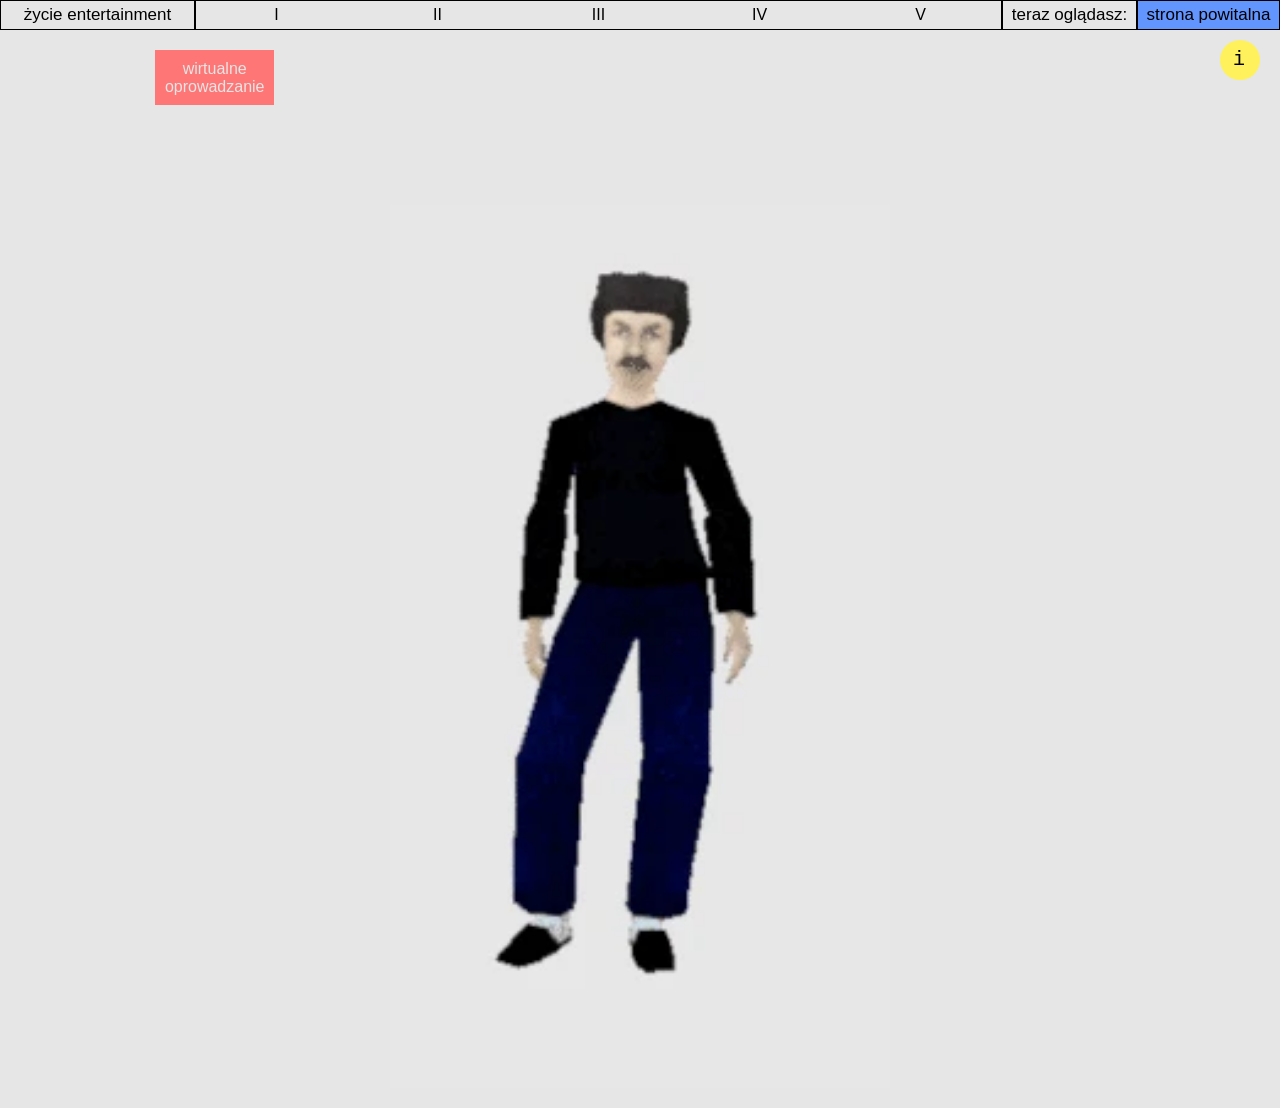
<file: index.html>
<!DOCTYPE html>
<html lang="pl"> 
<head>
    <meta charset="utf-8" />
    <meta name="viewport" content="width=device-width, initial-scale=1.0" />
    <title>&#380ycie entertainment</title>
    <meta name="description" content="zycie entertainment - prace autorstwa Mateusza Biezunskiego" />
    <meta http-equiv="X-UA-Compatible" content="IE=edge,chrome=1" />
    <link rel="stylesheet" href="wizaksus.css" type="text/css"/>
    <link rel="icon" type="image/png" href="Wypelnienie/Grafika/cz_s.png">
</head>

<body>
   <div class="wrapper">
        <div class="menu">
            <div class="logo"><a href="index.html">życie entertainment</a></div>
            <div class="nav">
                <ol>
                    <li> <a href="audio.23.html"> I </a> </li> 
                    <li> <a href="wideo.23.html"> II </a> </li> 
                    <li> <a href="grafika.23.html"> III </a> </li> 
                    <li> <a href="Obiekty.23.html"> IV </a> </li> 
                    <li> <a href="o_mnie_i_kontakt.23.html"> V </a> </li> 
                </ol>
            </div>
            <div class="teraz"> teraz oglądasz: </div>
            <div class="nazwa"> strona powitalna </div>
            <div class="info-container">
                <div class="info-icon">i</div>
                <div class="info-content">
                    <p class="info-title">informacje na temat oznaczeń zawartości menu:</p>
                    <ul class="info-list">
                        <li><span>I.</span><span>audio</span></li>
                        <li><span>II.</span><span>wideo</span></li>
                        <li><span>III.</span><span>grafika</span></li>
                        <li><span>IV.</span><span>obiekty</span></li>
                        <li><span>V.</span><span>o mnie & kontakt</span></li>
                    </ul>
                </div>
            </div>
        </div>
            
        <div class="content">

            <div class="button"><a href="https://soundcloud.com/zycie-entertainment/sets/wirtualne-oprowadzanie" target="_blank">wirtualne oprowadzanie</a>                       </div>

 


<div class="main-content">
  <div class="image-frame-clean">
    <div class="image-hover-swap">
     <img src="Wypelnienie/Wideo/mati1.webp" class="img-first" alt="zdjęcie podstawowe">
                        <img src="Wypelnienie/Wideo/mati2.gif" class="img-second" alt="zdjęcie po najechaniu">
    </div>
  </div>
</div>









            

           
           

        </div>
        
     

<script>
  const container = document.querySelector('.reveal-container');
  const follower = document.getElementById('follower');


  container.addEventListener('mousemove', (e) => {
    const rect = container.getBoundingClientRect();
    const x = e.clientX - rect.left;
    const y = e.clientY - rect.top;

    follower.style.left = `${x - follower.offsetWidth / 2}px`;
    follower.style.top = `${y - follower.offsetHeight / 2}px`;
  });
</script>


<script>

  document.querySelectorAll('.label-group').forEach(group => {

    group.addEventListener('click', function(e) {

      e.stopPropagation();
      

      const isOpen = this.classList.contains('active');
      

      document.querySelectorAll('.label-group').forEach(g => g.classList.remove('active'));
      

      if (!isOpen) {
        this.classList.add('active');
      } else {
        this.classList.remove('active');
      }
    });
  });

  document.addEventListener('click', () => {
    document.querySelectorAll('.label-group').forEach(g => g.classList.remove('active'));
  });
</script>

    




    
</body>
</html>
</file>
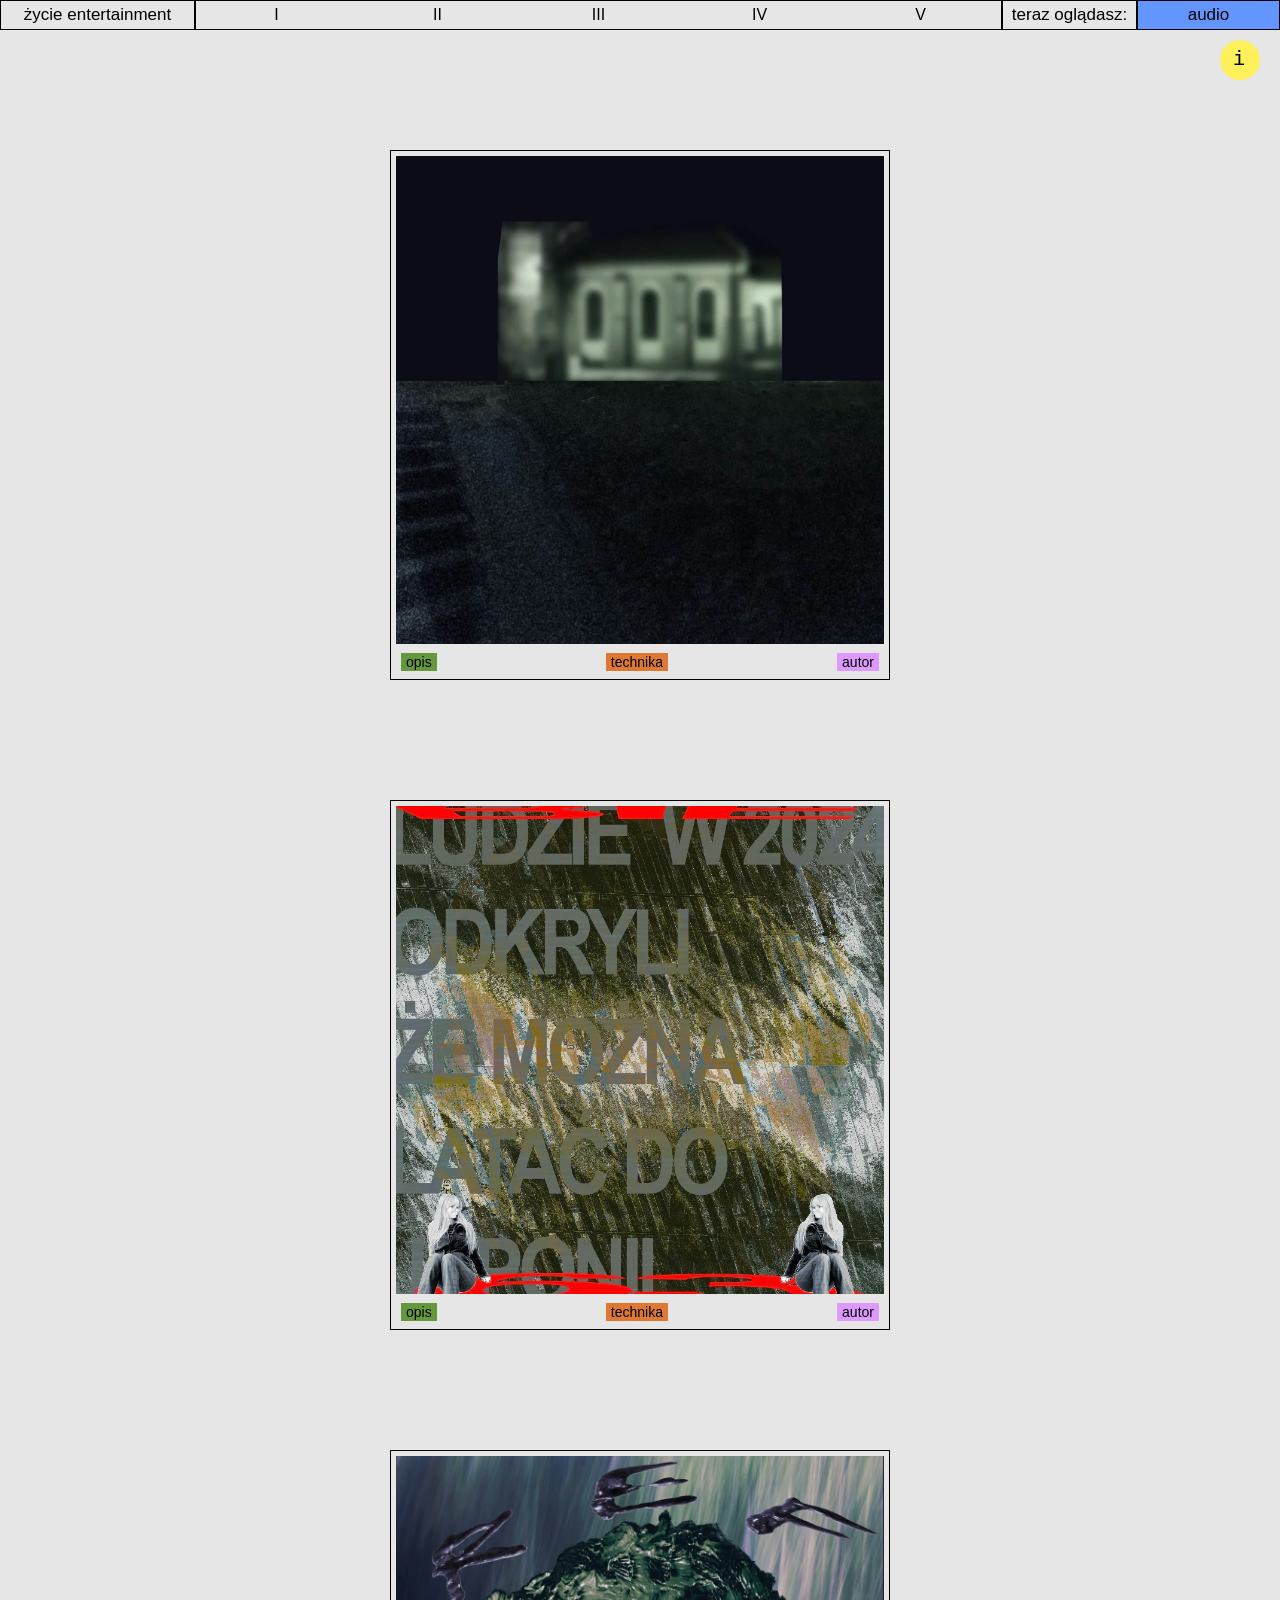
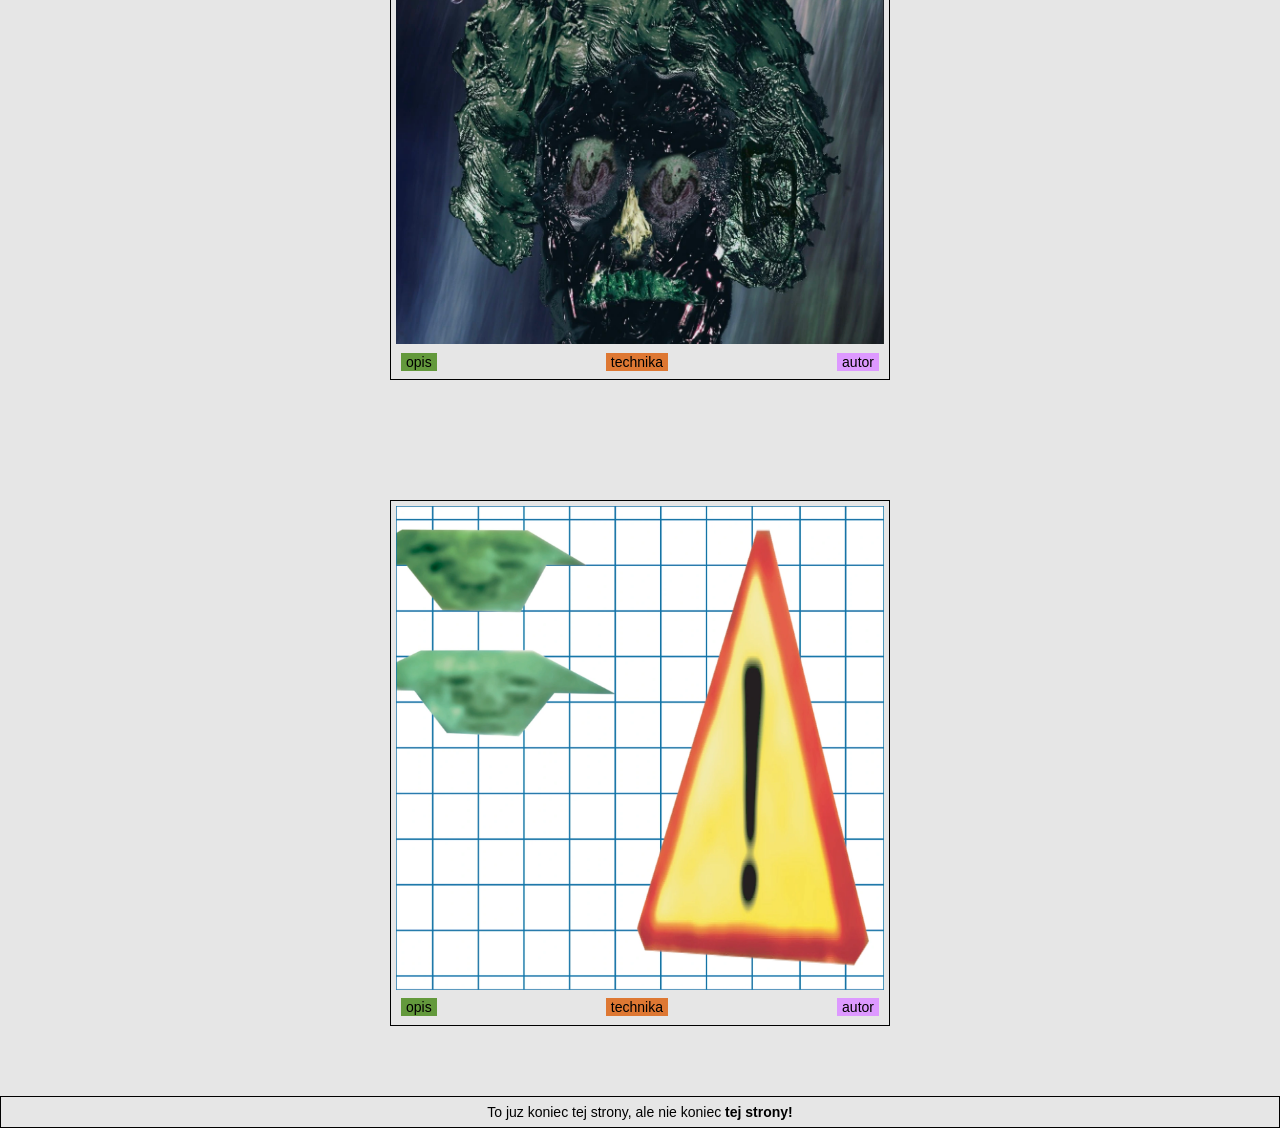
<file: audio.23.html>
<!DOCTYPE html>
<html lang="pl"> 
<head>
    <meta charset="utf-8" />
    <meta name="viewport" content="width=device-width, initial-scale=1.0" />
    <title>&#380ycie entertainment</title>
    <meta name="description" content="zycie entertainment - prace autorstwa Mateusza Biezunskiego" />
    <meta http-equiv="X-UA-Compatible" content="IE=edge,chrome=1" />
    <link rel="stylesheet" href="wizaksus.css" type="text/css"/>
    <link rel="icon" type="image/png" href="Wypelnienie/Grafika/cz_s.png">
</head>

<body>
   <div class="wrapper">
        <div class="menu">
            <div class="logo"><a href="index.html">życie entertainment</a></div>
            <div class="nav">
                <ol>
                    <li> <a href="audio.23.html"> I </a> </li> 
                    <li> <a href="wideo.23.html"> II </a> </li> 
                    <li> <a href="grafika.23.html"> III </a> </li> 
                    <li> <a href="Obiekty.23.html"> IV </a> </li> 
                    <li> <a href="o_mnie_i_kontakt.23.html"> V </a> </li> 
                </ol>
            </div>
            <div class="teraz"> teraz oglądasz: </div>
            <div class="nazwa"> audio </div>
            <div class="info-container">
                <div class="info-icon">i</div>
                <div class="info-content">
                    <p class="info-title">informacje na temat oznaczeń zawartości menu:</p>
                    <ul class="info-list">
                        <li><span>I.</span><span>audio</span></li>
                        <li><span>II.</span><span>wideo</span></li>
                        <li><span>III.</span><span>grafika</span></li>
                        <li><span>IV.</span><span>obiekty</span></li>
                        <li><span>V.</span><span>o mnie & kontakt</span></li>
                    </ul>
                </div>
            </div>
        </div>
            
        <div class="content">

            <div class="main-content"> 
                <div class="image-frame">
                    <div class="image-placeholder">
                        <a href="https://soundcloud.com/mateuszbie/sets/hum" title="Posłuchaj całego projektu w serwisie SoundCloud" target="_blank">
                            <img src="Wypelnienie/Audio/HUM_Okładka.webp" alt="Hum okładka">
                        </a>
                    </div>
                    <div class="labels-container">
                        <div class="label-group item-opis">
                            <div class="label-tag">opis</div>
                            <div class="hover-content">
                                <b>Hum</b> (2026) <br>
                                Sztuczna nostalgia w wersji <br>
                                niekomfortowego ambientu,<br>
                                jakby coś było nie tak, 
                                pogrążona w kojącym szumie.
                            </div>
                        </div>
                        <div class="label-group item-technika">
                            <div class="label-tag">technika</div>
                            <div class="hover-content">
                                Cyfrowy sampling, Analogowy sampling, <br>
                                Synteza FM <br>
                                10 utworów, w sumie 47 minut 53 sekundy
                            </div>
                        </div>
                        <div class="label-group item-autor">
                            <div class="label-tag">autor</div>
                            <div class="hover-content">
                                Audio i oprawa graficzna: <br>
                                Mateusz Bieżuński
                            </div>
                        </div>
                    </div>
                </div>
            </div>

            <div class="main-content"> 
                <div class="image-frame">
                    <div class="image-placeholder">
                        <a href="https://soundcloud.com/mateuszbie/sets/wyjazd-do-japonii-2024" title="Posłuchaj całego projektu w serwisie SoundCloud" target="_blank">
                            <img src="Wypelnienie/Audio/WDJ_Okładka.webp" alt="Wyjazd do Japonii okładka">
                        </a>
                    </div>
                    <div class="labels-container">
                        <div class="label-group item-opis">
                            <div class="label-tag">opis</div>
                            <div class="hover-content">
                                <b>Wyjazd do Japonii 2024</b> (2025)<br>
                                Pesymistyczna pocztówka z wyjazdu,<br>
                                który się nie odbył, i dlaczego.
                            </div>
                        </div>
                        <div class="label-group item-technika">
                            <div class="label-tag">technika</div>
                            <div class="hover-content">
                                Cyfrowy sampling, Degradacja dzwięku, <br>
                                Mówienie do mikrofonu <br>
                                9 utworów, w sumie 31 minut 15 sekund.
                            </div>
                        </div>
                        <div class="label-group item-autor">
                            <div class="label-tag">autor</div>
                            <div class="hover-content">
                                Teksty i Audio:<br>
                                Mateusz Bieżuński<br>
                                Oprawa graficzna:<br>
                                63<br>
                                Na okładce wystąpiła: <br>
                                Jagoda Lubaszko<br>
                                Formy wideo:<br>
                                Czyszka<br>
                            </div>
                        </div>
                    </div>
                </div>
            </div>

            <div class="main-content"> 
                <div class="image-frame">
                    <div class="image-placeholder">
                        <a href="https://soundcloud.com/mateuszbie/sets/ref" title="Posłuchaj całego projektu w serwisie SoundCloud" target="_blank">
                            <img src="Wypelnienie/Audio/Ref_Okladka.webp" alt="Ref okładka">
                        </a>
                    </div>
                    <div class="labels-container">
                        <div class="label-group item-opis">
                            <div class="label-tag">opis</div>
                            <div class="hover-content">
                                <b>Ref</b> (2024) <br>
                                Podróż przez refleksje dorastającego człowieka <br>
                                w mniej lub bardziej refrenowych formach.
                            </div>
                        </div>
                        <div class="label-group item-technika">
                            <div class="label-tag">technika</div>
                            <div class="hover-content">
                                Cyfrowy sampling, Mówienie do mikrofonu <br>
                                8 utworów, w sumie 15 minut
                            </div>
                        </div>
                        <div class="label-group item-autor">
                            <div class="label-tag">autor</div>
                            <div class="hover-content">
                                Teksty i Audio: <br>
                                Mateusz Bieżuński<br>
                                Oprawa graficzna:<br>
                                63<br>
                                Formy wideo:<br>
                                Mateusz Bieżuński<br>
                                Czyszka<br>
                                63
                            </div>
                        </div>
                    </div>
                </div>
            </div>

            <div class="main-content"> 
                <div class="image-frame">
                    <div class="image-placeholder">
                        <a href="404.html" title="Posłuchaj całego projektu w serwisie SoundCloud" target="_blank">
                            <img src="Wypelnienie/Audio/System_Okładka.webp" alt="System okładka">
                        </a>
                    </div>
                    <div class="labels-container">
                        <div class="label-group item-opis">
                            <div class="label-tag">opis</div>
                            <div class="hover-content">
                                <b>System</b> (TBA)<br>
                                Sprawozdanie z nieudanej próby dopasowania. 
                            </div>
                        </div>
                        <div class="label-group item-technika">
                            <div class="label-tag">technika</div>
                            <div class="hover-content">
                                Cyfrowy sampling, Analogowy sampling, <br>
                                Synteza FM, Mówienie do mikrofonu <br>
                                10 utworów, w sumie 19 minut 43 sekundy
                            </div>
                        </div>
                        <div class="label-group item-autor">
                            <div class="label-tag">autor</div>
                            <div class="hover-content">
                                Teksty, audio i oprawa graficzna:<br>
                                Mateusz Bieżuński
                            </div>
                        </div>
                    </div>
                </div>
            </div>

        </div>
        
        <div class="footer"> 
            <div class="navi"> To juz koniec tej strony, ale nie koniec&nbsp;<b> tej strony! </b> </div>
        </div>
    </div>



<script>

  document.querySelectorAll('.label-group').forEach(group => {

    group.addEventListener('click', function(e) {

      e.stopPropagation();
      

      const isOpen = this.classList.contains('active');
      

      document.querySelectorAll('.label-group').forEach(g => g.classList.remove('active'));
      

      if (!isOpen) {
        this.classList.add('active');
      } else {
        this.classList.remove('active');
      }
    });
  });


  document.addEventListener('click', () => {
    document.querySelectorAll('.label-group').forEach(g => g.classList.remove('active'));
  });
</script>

    
</body>
</html>
</file>
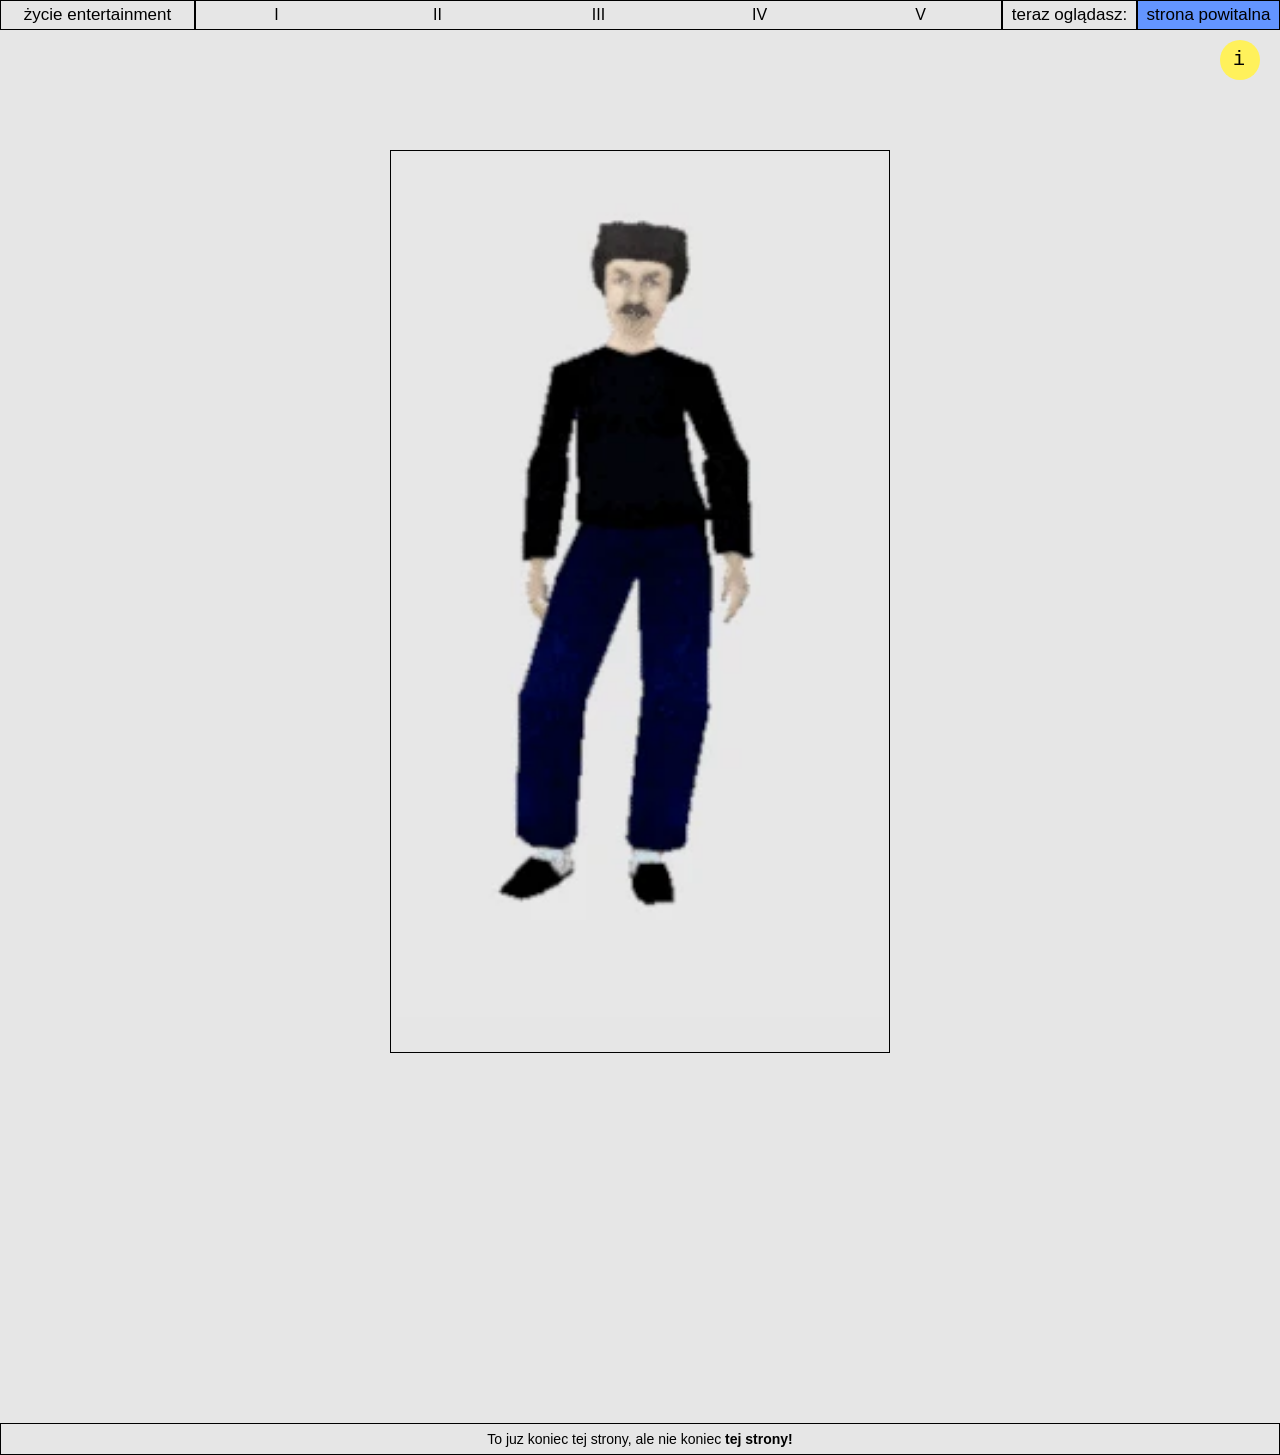
<file: galeria.23.html>
<!DOCTYPE html>
<html lang="pl"> 
<head>
    <meta charset="utf-8" />
    <meta name="viewport" content="width=device-width, initial-scale=1.0" />
    <title>&#380ycie entertainment</title>
    <meta name="description" content="zycie entertainment - prace autorstwa Mateusza Biezunskiego" />
    <meta http-equiv="X-UA-Compatible" content="IE=edge,chrome=1" />
    <link rel="stylesheet" href="wizaksus.css" type="text/css"/>
</head>

<body>
   <div class="wrapper">
        <div class="menu">
            <div class="logo"><a href="galeria.23.html">życie entertainment</a></div>
            <div class="nav">
                <ol>
                    <li> <a href="audio.23.html"> I </a> </li> 
                    <li> <a href="wideo.23.html"> II </a> </li> 
                    <li> <a href="grafika.23.html"> III </a> </li> 
                    <li> <a href="Obiekty.23.html"> IV </a> </li> 
                    <li> <a href="o_mnie_i_kontakt.23.html"> V </a> </li> 
                </ol>
            </div>
            <div class="teraz"> teraz oglądasz: </div>
            <div class="nazwa"> strona powitalna </div>
            <div class="info-container">
                <div class="info-icon">i</div>
                <div class="info-content">
                    <p class="info-title">informacje na temat oznaczeń zawartości menu:</p>
                    <ul class="info-list">
                        <li><span>I.</span><span>audio</span></li>
                        <li><span>II.</span><span>wideo</span></li>
                        <li><span>III.</span><span>grafika</span></li>
                        <li><span>IV.</span><span>obiekty</span></li>
                        <li><span>V.</span><span>o mnie & kontakt</span></li>
                    </ul>
                </div>
            </div>
        </div>
            
        <div class="content">

             <div class="main-content">
                <div class="image-frame">
                    <div class="image-hover-swap">
                        <img src="Wypelnienie/Wideo/mati1.webp" class="img-first" alt="zdjęcie podstawowe">
                        <img src="Wypelnienie/Wideo/mati2.gif" class="img-second" alt="zdjęcie po najechaniu">
                    </div>
                   
                </div>
            </div>

            <div class="blob"></div>
            <div class="blob"></div>

        </div>
        
        <div class="footer"> 
            <div class="navi"> To juz koniec tej strony, ale nie koniec&nbsp;<b> tej strony! </b> </div>
        </div>
    </div>

<script>
  const container = document.querySelector('.reveal-container');
  const follower = document.getElementById('follower');

  // efekt działa tylko wtedy, gdy urządzenie obsługuje myszkę (hover)
  container.addEventListener('mousemove', (e) => {
    const rect = container.getBoundingClientRect();
    const x = e.clientX - rect.left;
    const y = e.clientY - rect.top;

    follower.style.left = `${x - follower.offsetWidth / 2}px`;
    follower.style.top = `${y - follower.offsetHeight / 2}px`;
  });
</script>


<script>
  // znajdujemy wszystkie grupy etykiet
  document.querySelectorAll('.label-group').forEach(group => {
    // dodajemy obsługę kliknięcia/tąpnięcia
    group.addEventListener('click', function(e) {
      // jeśli klikamy na telefonie, nie chcemy żeby od razu chowało opis
      e.stopPropagation();
      
      // sprawdzamy czy ta etykieta jest już otwarta
      const isOpen = this.classList.contains('active');
      
      // zamykamy wszystkie inne otwarte opisy, żeby nie nakładały się na siebie
      document.querySelectorAll('.label-group').forEach(g => g.classList.remove('active'));
      
      // jeśli nie była otwarta – otwieramy ją
      if (!isOpen) {
        this.classList.add('active');
      } else {
        this.classList.remove('active');
      }
    });
  });

  // kliknięcie gdziekolwiek indziej na stronie zamyka otwarty opis
  document.addEventListener('click', () => {
    document.querySelectorAll('.label-group').forEach(g => g.classList.remove('active'));
  });
</script>

    




    
</body>
</html>
</file>
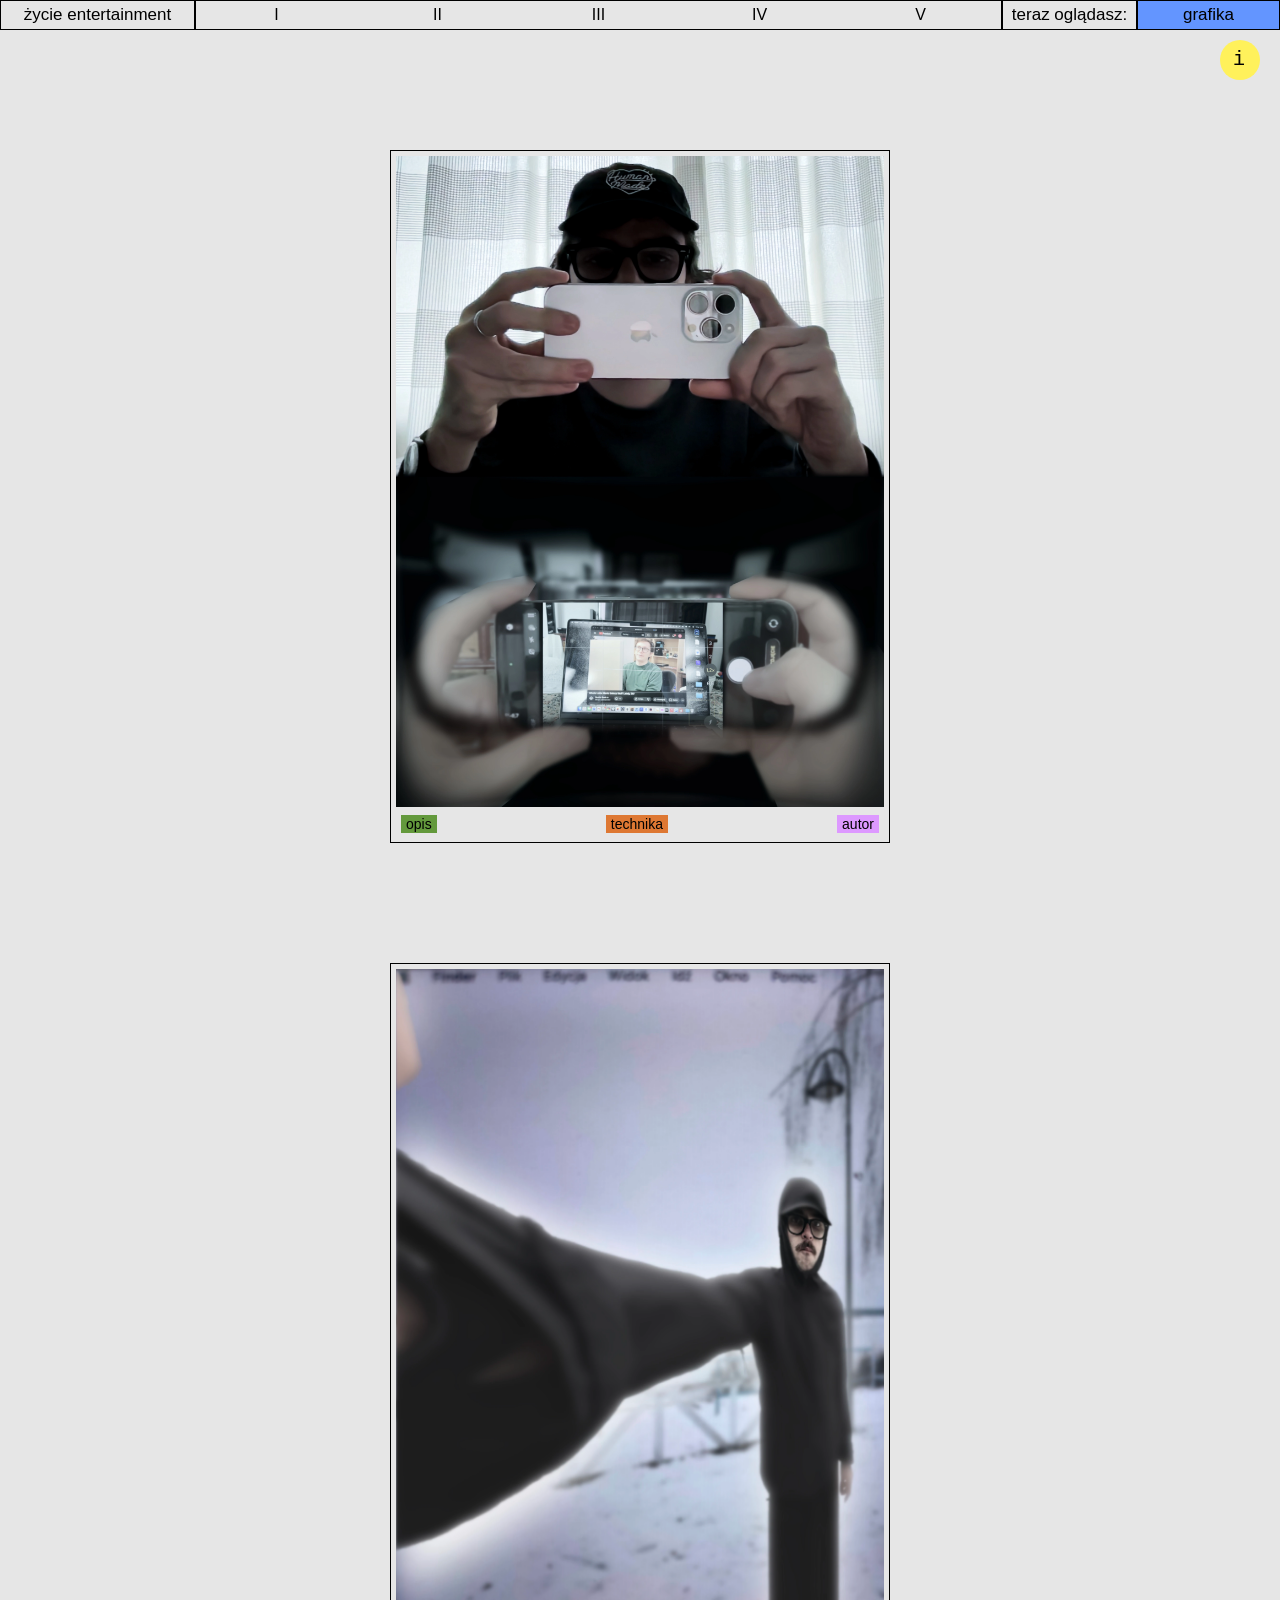
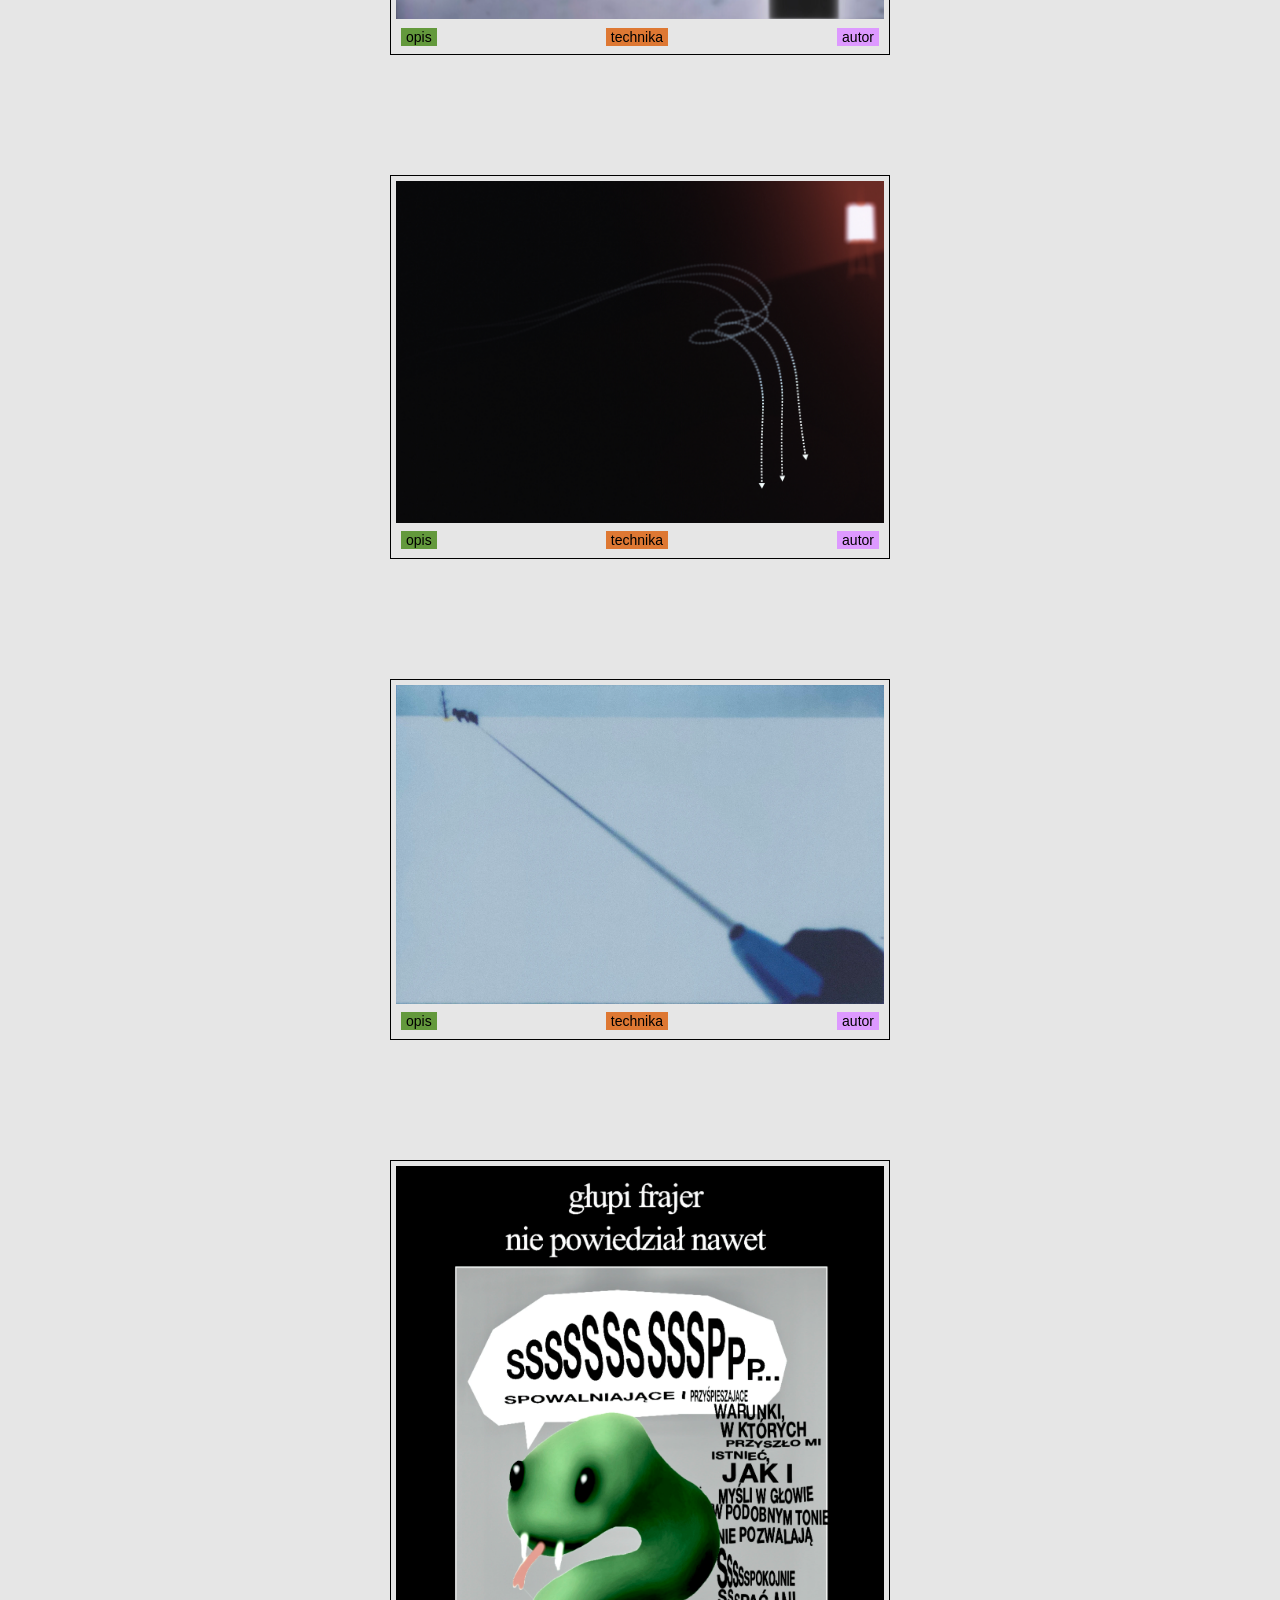
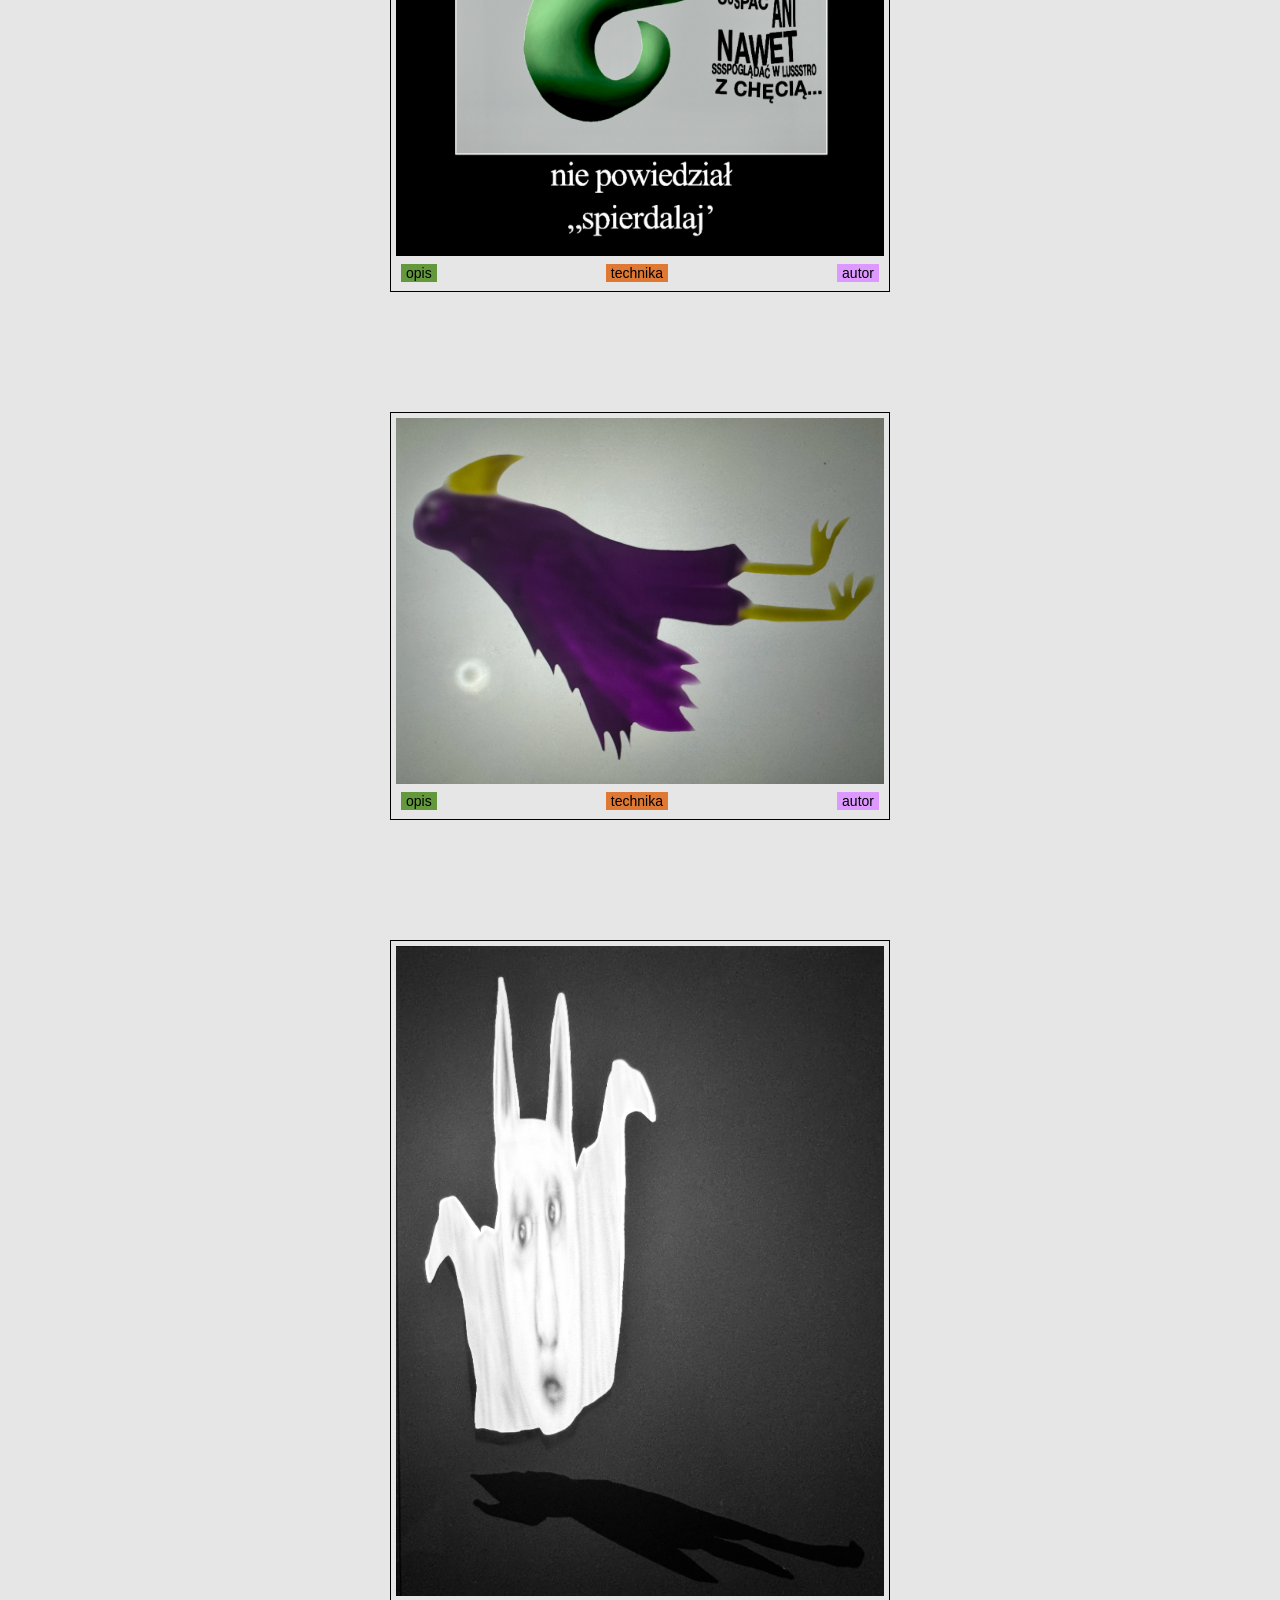
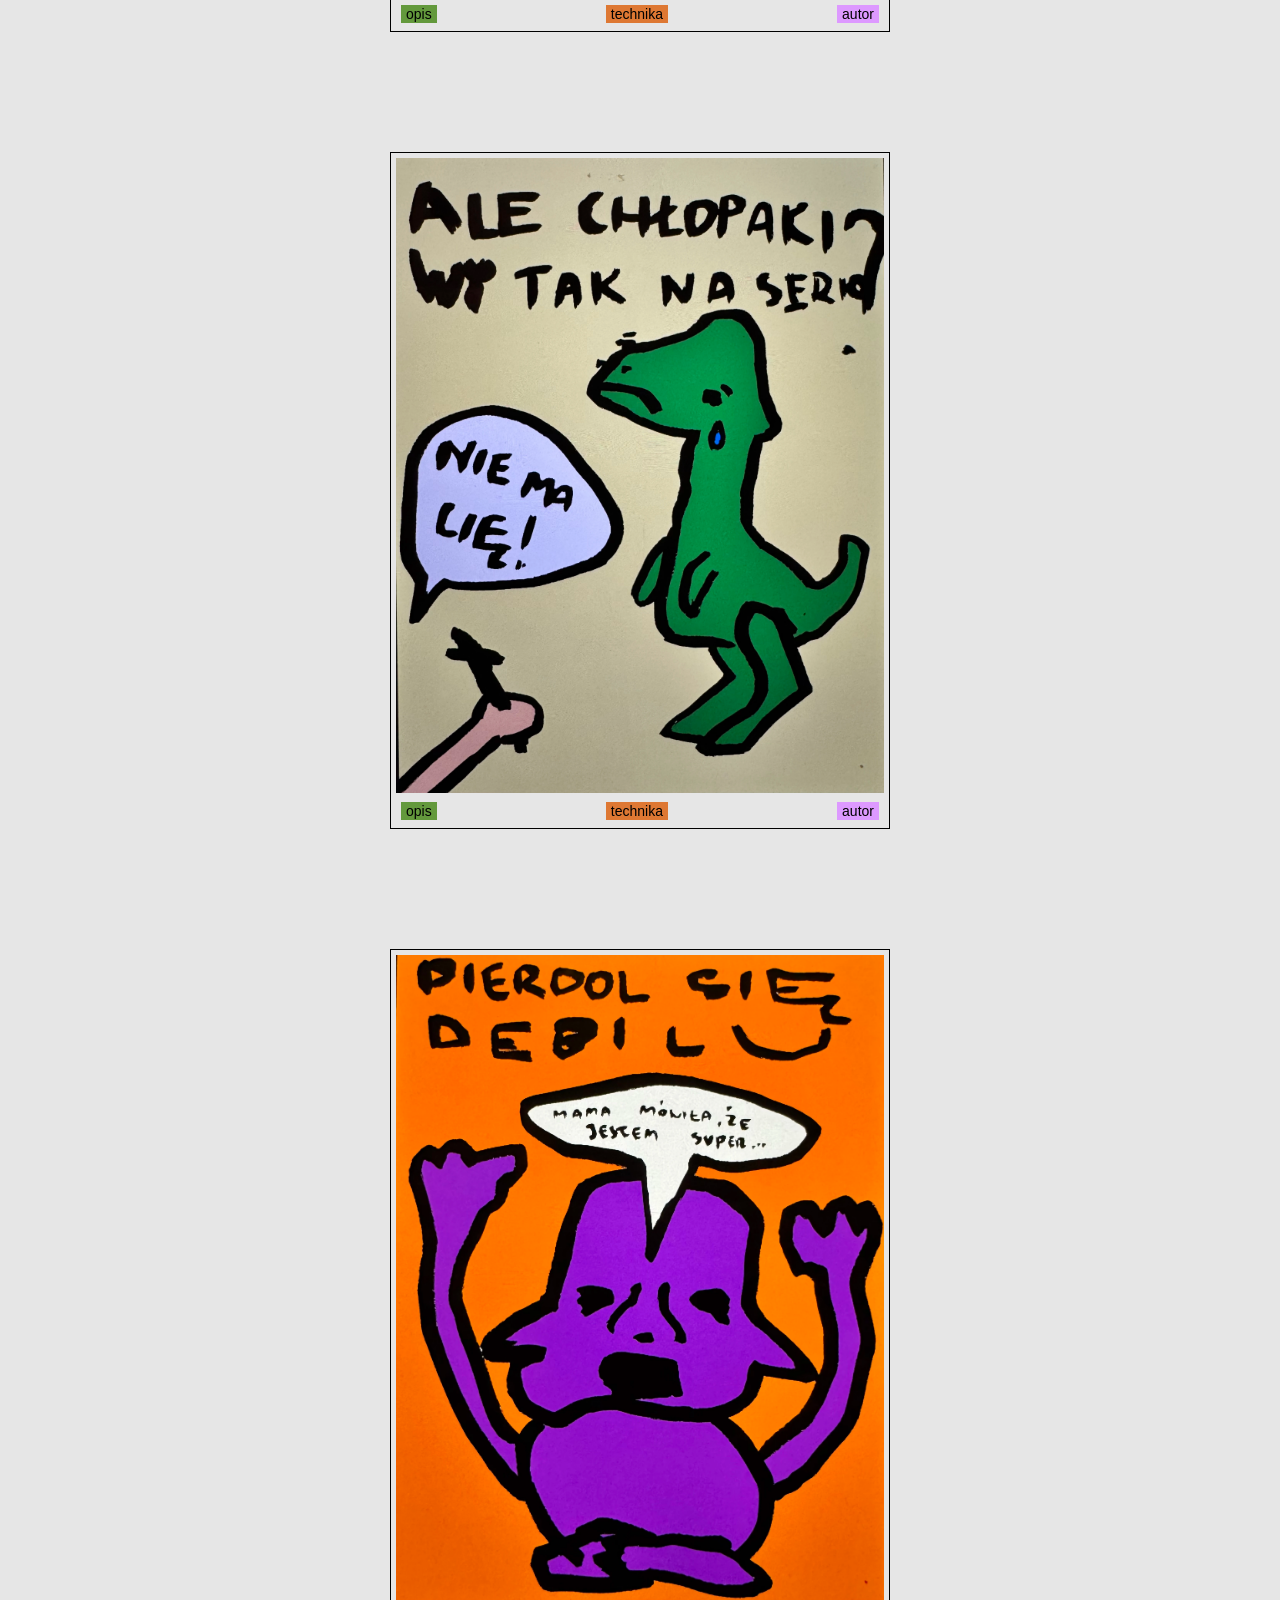
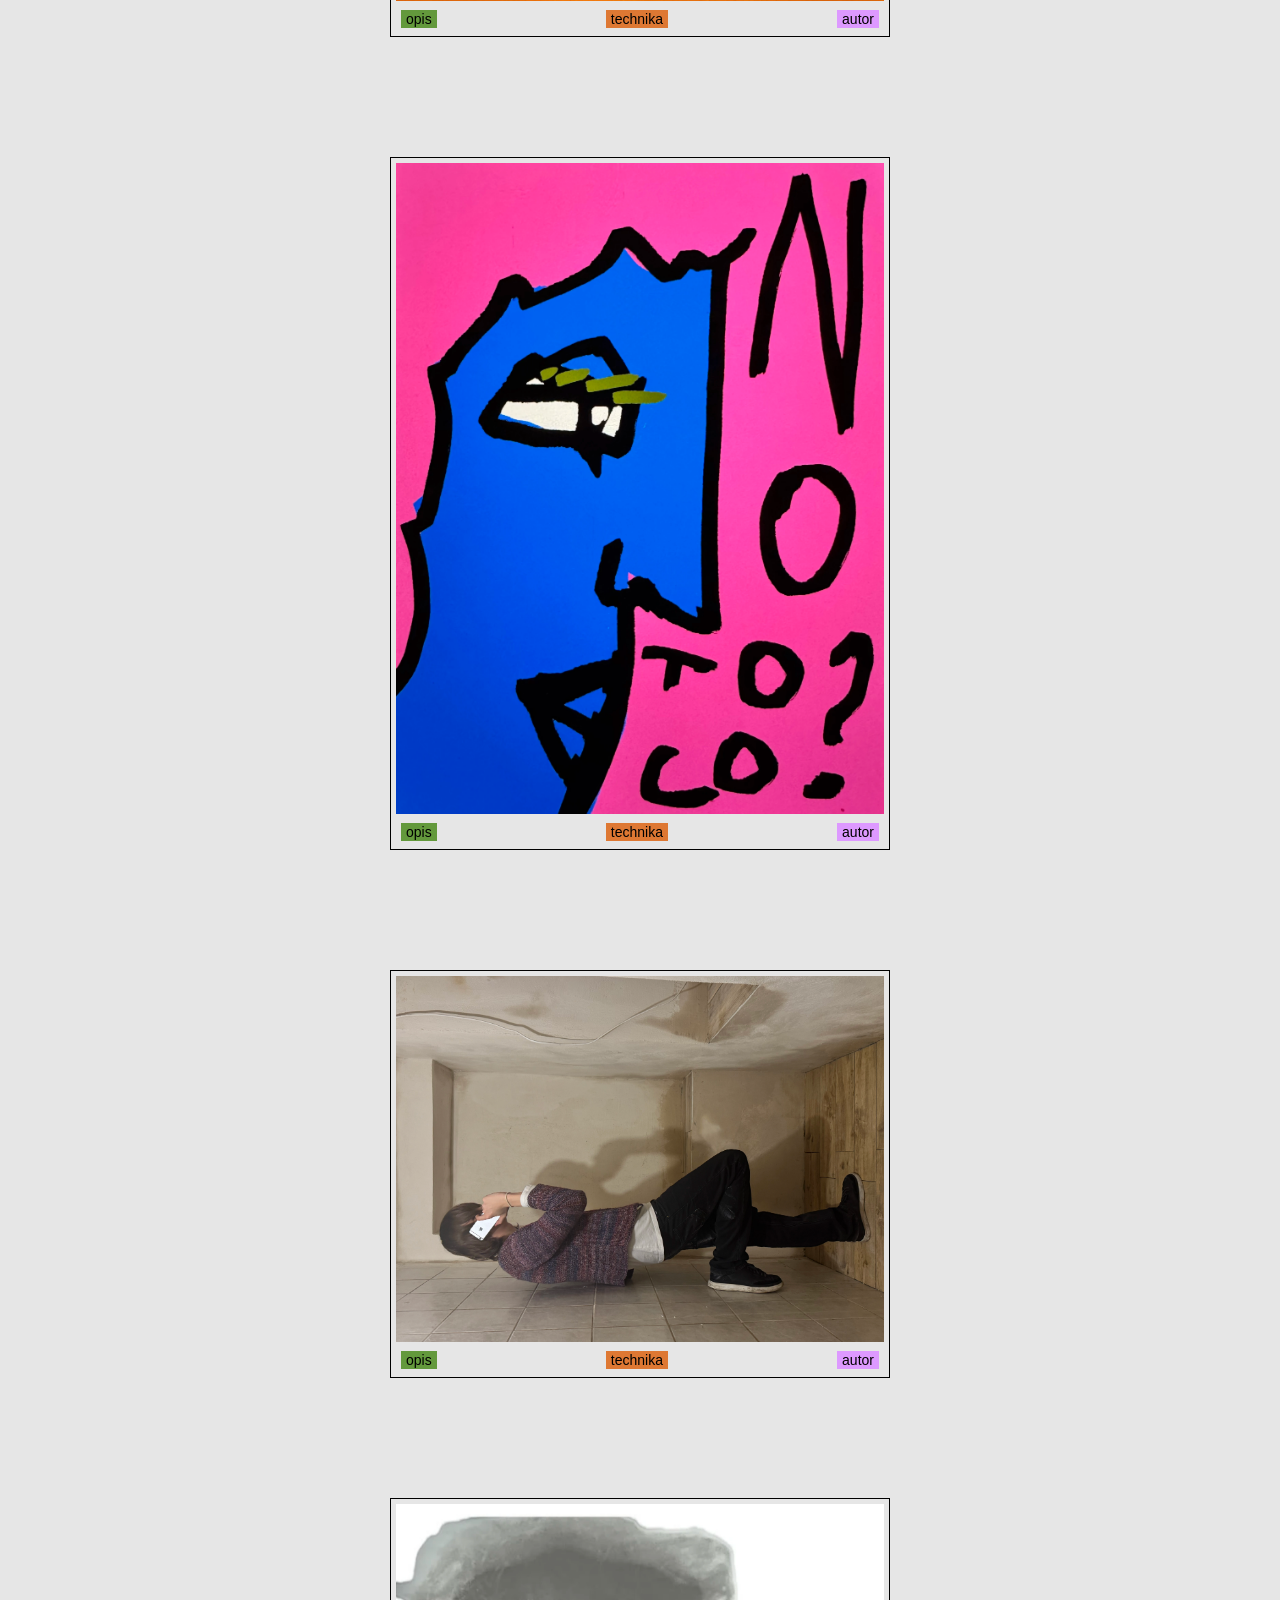
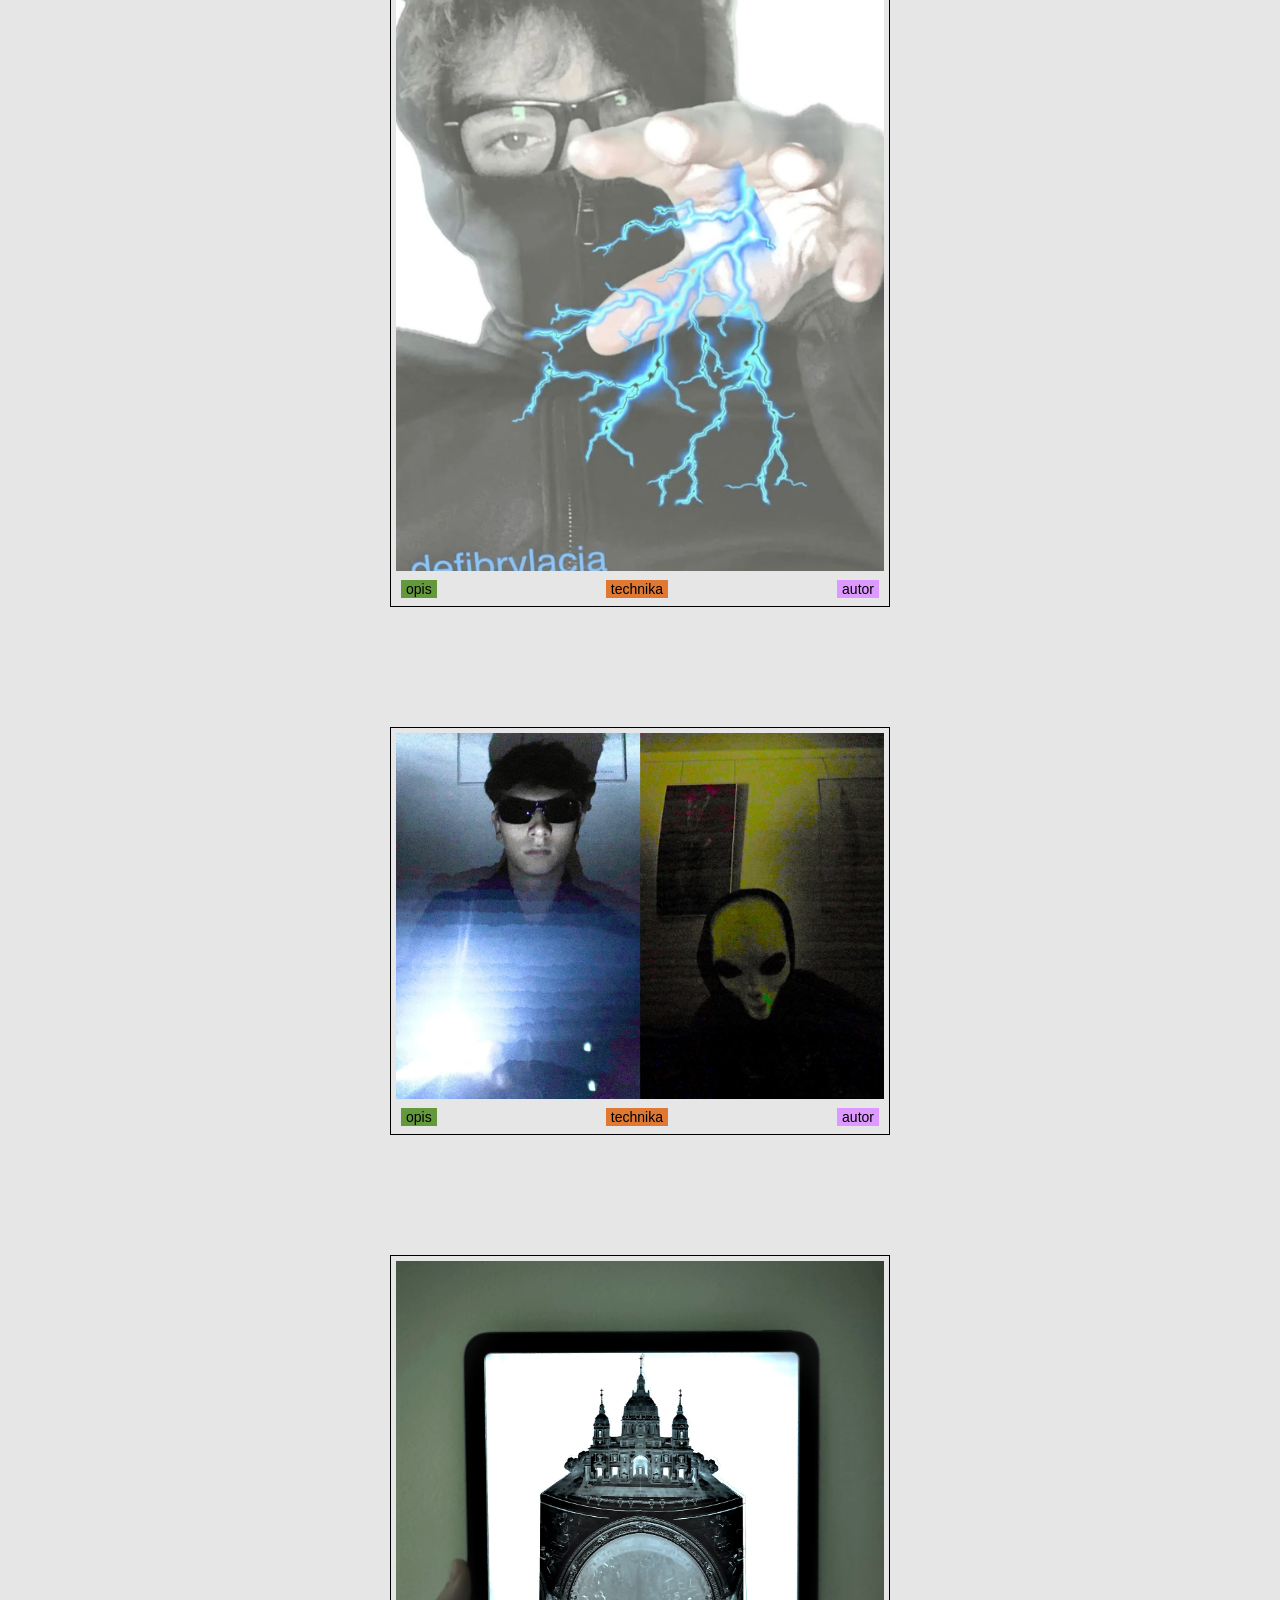
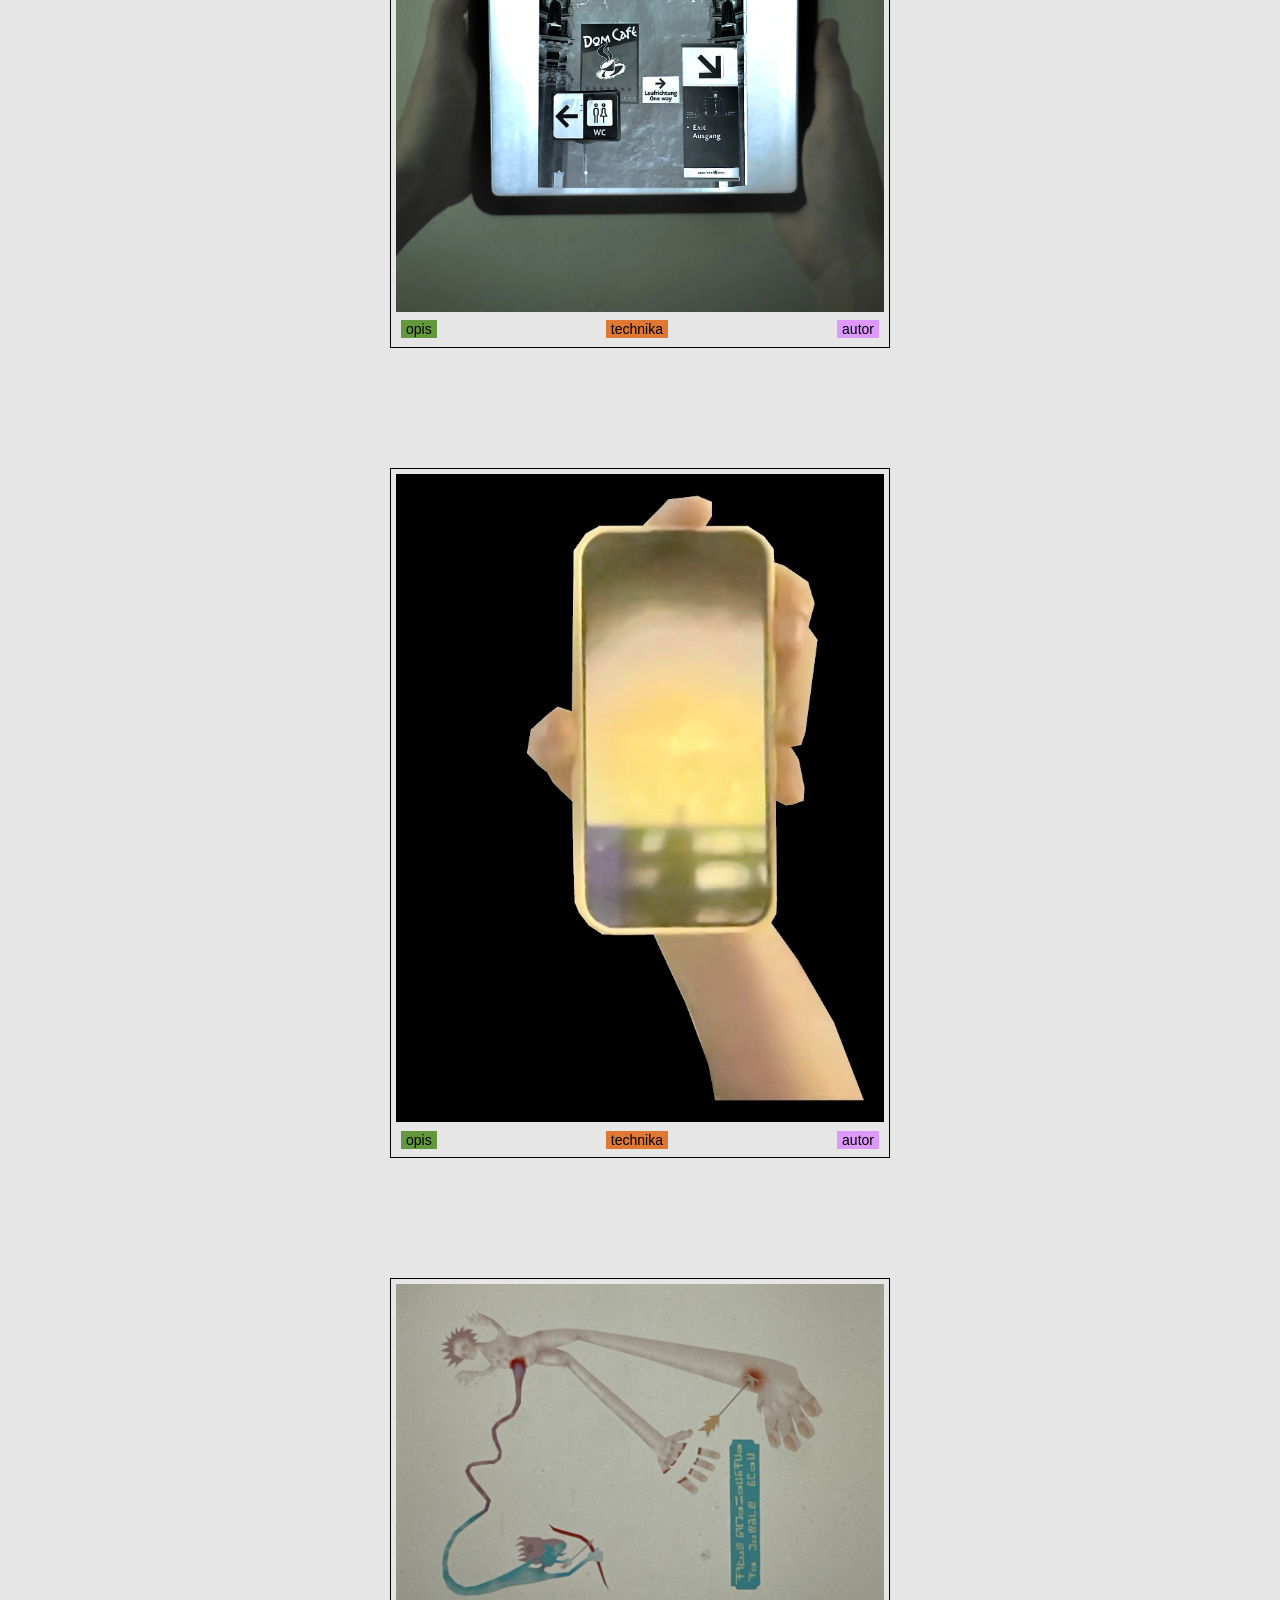
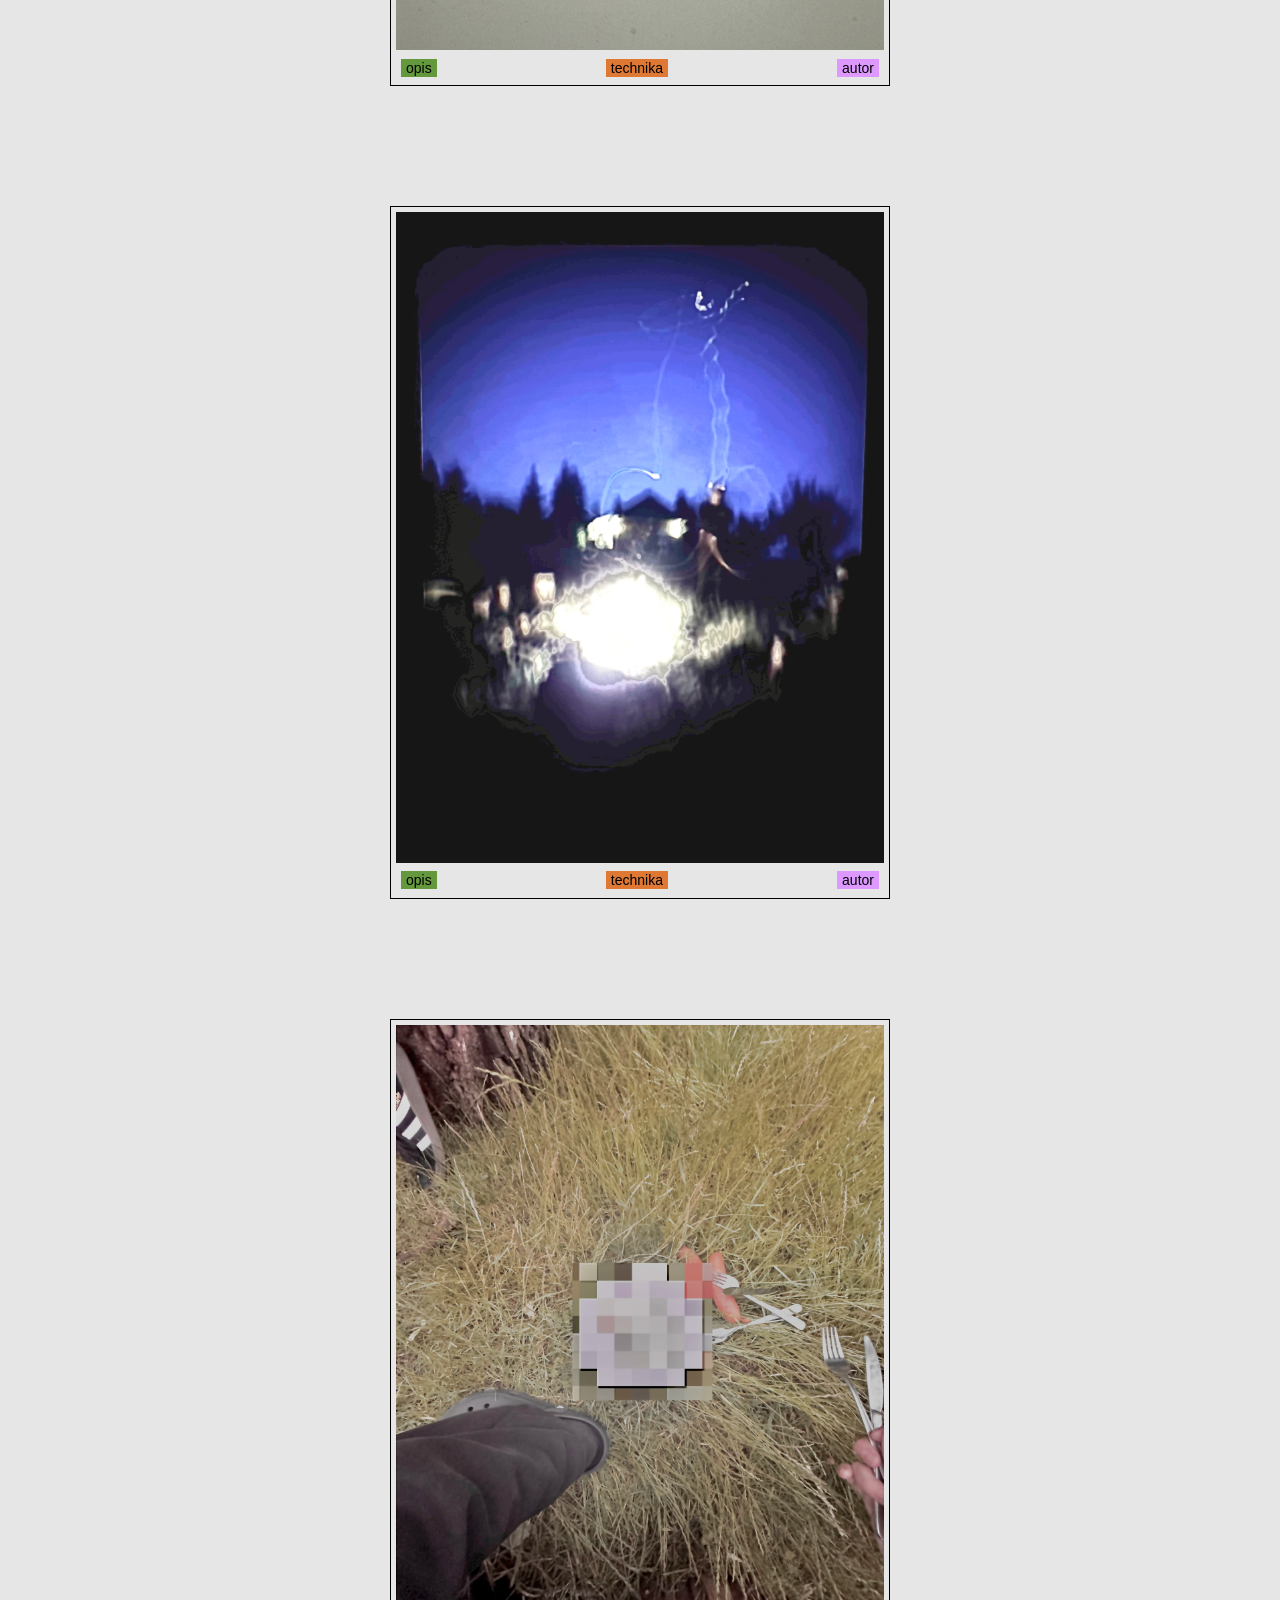
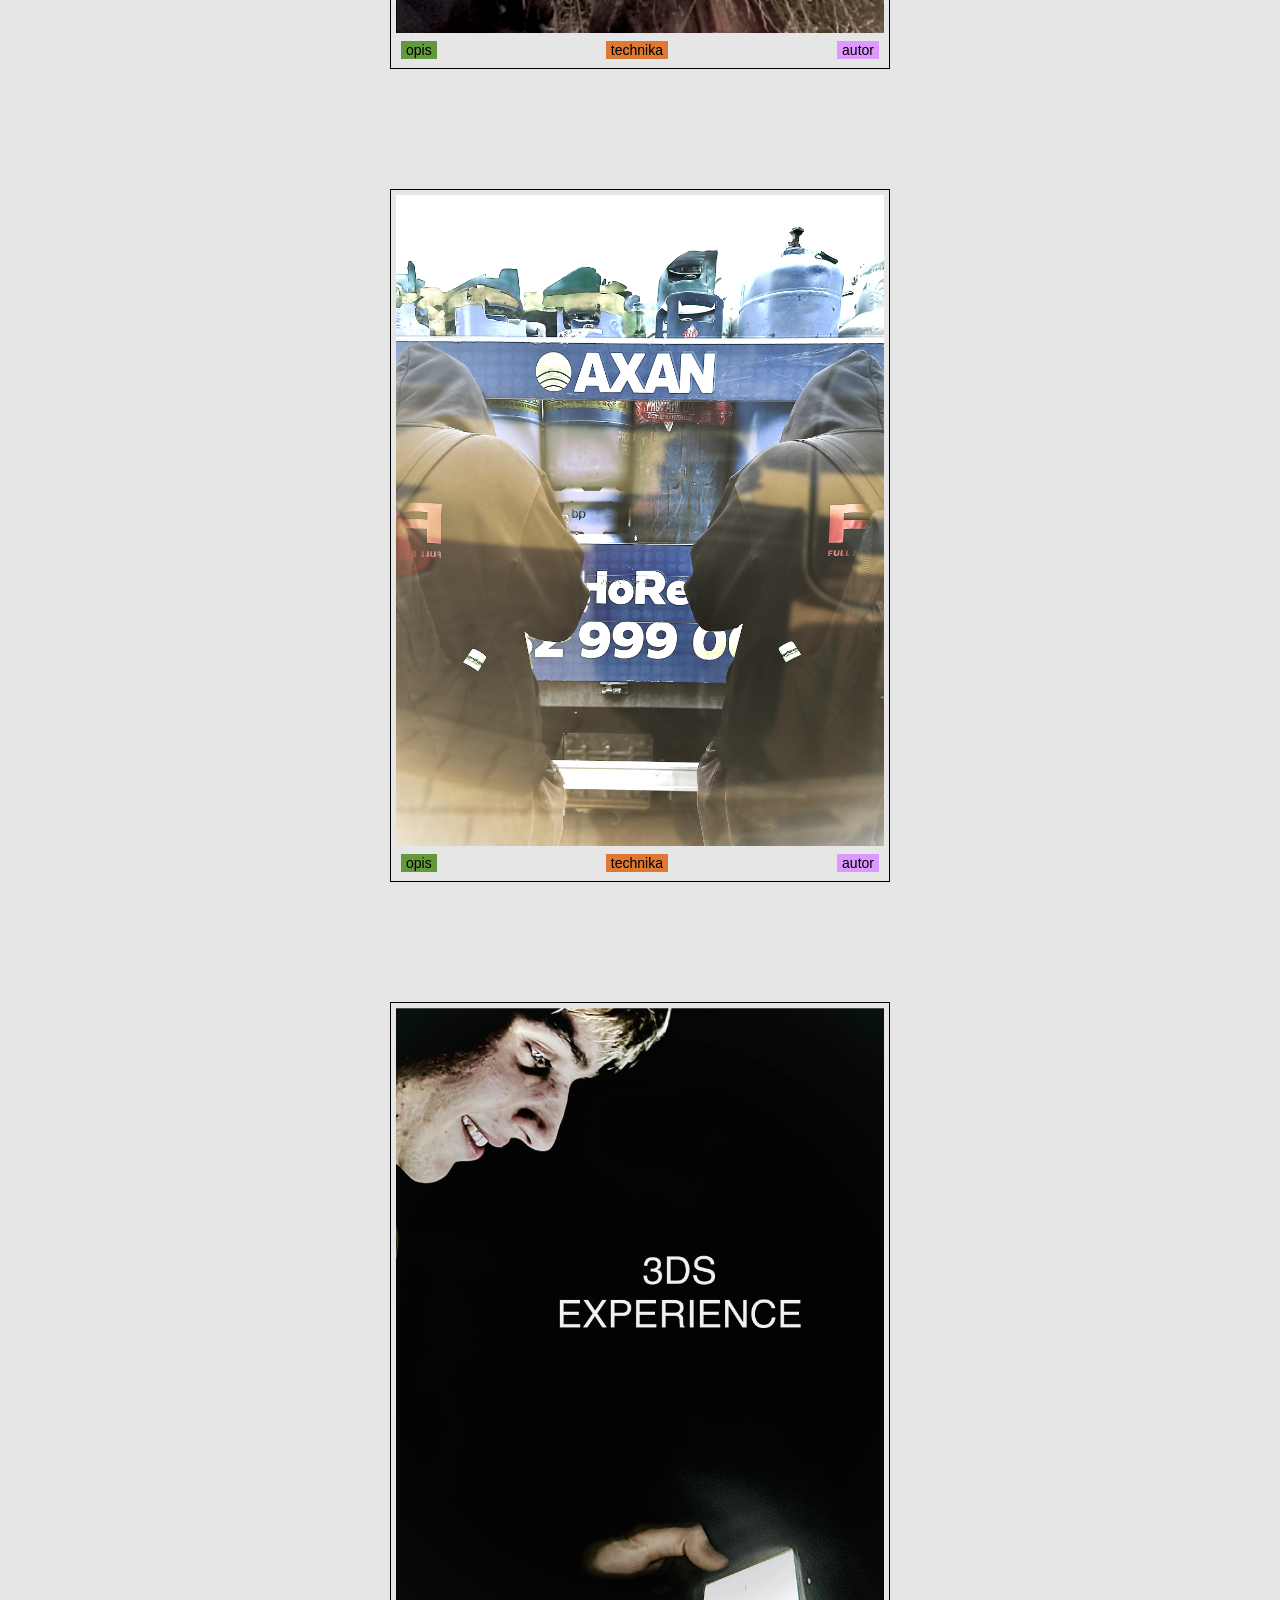
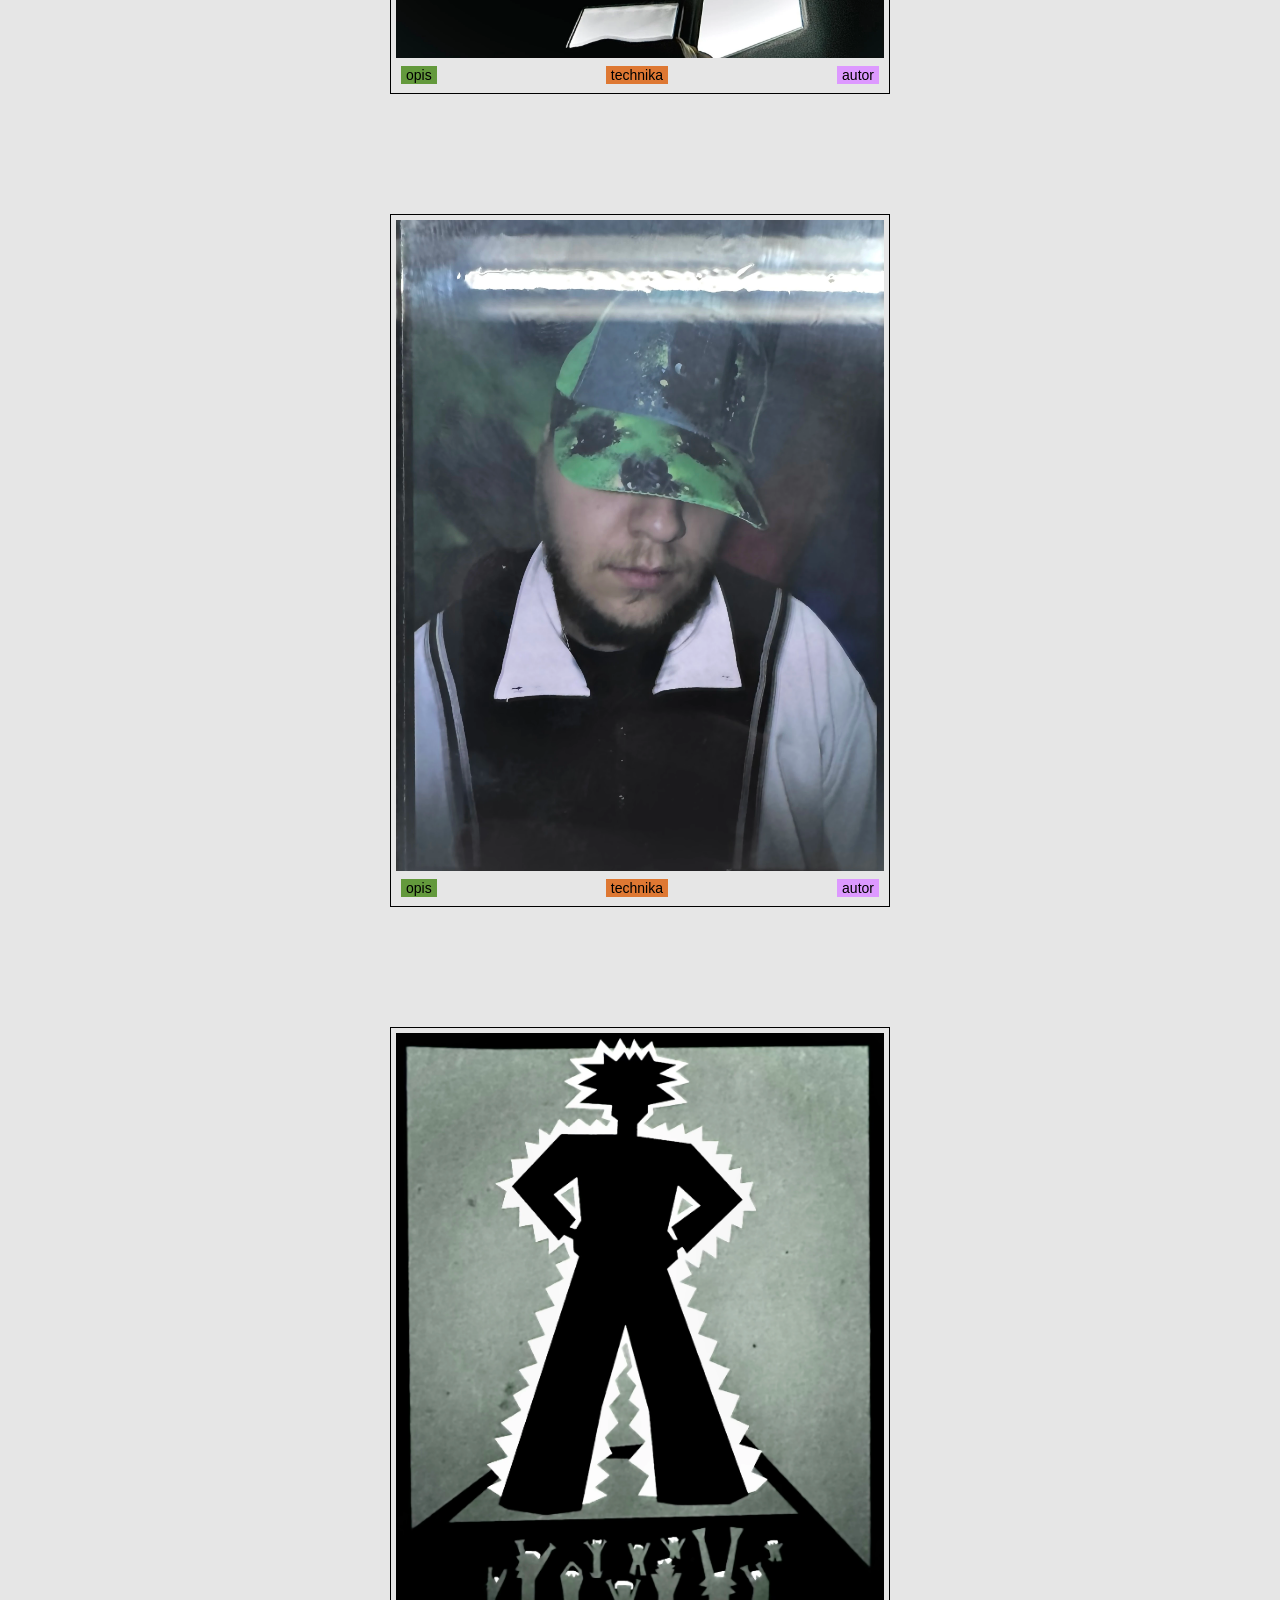
<file: grafika.23.html>
<!DOCTYPE html>
<html lang="pl"> 
<head>
    <meta charset="utf-8" />
    <meta name="viewport" content="width=device-width, initial-scale=1.0" />
    <title>&#380ycie entertainment</title>
    <meta name="description" content="zycie entertainment - prace autorstwa Mateusza Biezunskiego" />
    <meta http-equiv="X-UA-Compatible" content="IE=edge,chrome=1" />
    <link rel="stylesheet" href="wizaksus.css" type="text/css"/>
    <link rel="icon" type="image/png" href="Wypelnienie/Grafika/cz_s.png">
</head>

<body>
   <div class="wrapper">
        <div class="menu">
            <div class="logo">
                <a href="index.html">życie entertainment</a>
            </div>
            <div class="nav">
                <ol>
                    <li> <a href="audio.23.html"> I </a> </li> 
                    <li> <a href="wideo.23.html"> II </a> </li> 
                    <li> <a href="grafika.23.html"> III </a> </li> 
                    <li> <a href="Obiekty.23.html"> IV </a> </li> 
                    <li> <a href="o_mnie_i_kontakt.23.html"> V </a> </li> 
                </ol>
            </div>
            <div class="teraz"> teraz oglądasz: </div>
            <div class="nazwa"> grafika </div>
            <div class="info-container">
                <div class="info-icon">i</div>
                <div class="info-content">
                    <p class="info-title">informacje na temat oznaczeń zawartości menu:</p>
                    <ul class="info-list">
                        <li><span>I.</span><span>audio</span></li>
                        <li><span>II.</span><span>wideo</span></li>
                        <li><span>III.</span><span>grafika</span></li>
                        <li><span>IV.</span><span>obiekty</span></li>
                        <li><span>V.</span><span>o mnie & kontakt</span></li>
                    </ul>
                </div>
            </div>
        </div>
            
       <div class="content">

            <div class="main-content"> 
                <div class="image-frame">
                    <div class="image-placeholder">
                        <img src="Wypelnienie/Grafika/co widzi komp vs co widze ja gdy wysylam ci zdjecie ze ogladam filmik na yt.webp" alt="To co widzi komputer...">
                    </div>
                    <div class="labels-container">
                        <div class="label-group item-opis">
                            <div class="label-tag">opis</div>
                            <div class="hover-content">
                                <b>To co widzi komputer vs to co widzę ja, kiedy robię zdjęcie tego co oglądam właśnie na Youtube</b> (2026)
                            </div>
                        </div>
                        <div class="label-group item-technika">
                            <div class="label-tag">technika</div>
                            <div class="hover-content">Fotomontaż</div>
                        </div>
                        <div class="label-group item-autor">
                            <div class="label-tag">autor</div>
                            <div class="hover-content">Mateusz Bieżuński</div>
                        </div>
                    </div>
                </div>
            </div>

            <div class="main-content"> 
                <div class="image-frame">
                    <div class="image-placeholder">
                        <img src="Wypelnienie/Grafika/self.webp" alt="Selfie">
                    </div>
                    <div class="labels-container">
                        <div class="label-group item-opis">
                            <div class="label-tag">opis</div>
                            <div class="hover-content"><b>Selfie</b> (2026) <br> W środku na zewnątrz.</div>
                        </div>
                        <div class="label-group item-technika">
                            <div class="label-tag">technika</div>
                            <div class="hover-content">Fotomontaż</div>
                        </div>
                        <div class="label-group item-autor">
                            <div class="label-tag">autor</div>
                            <div class="hover-content">Mateusz Bieżuński</div>
                        </div>
                    </div>
                </div>
            </div>

            <div class="main-content"> 
                <div class="image-frame">
                    <div class="image-placeholder">
                        <img src="Wypelnienie/Grafika/ja nie robie.webp" alt="Ja nie robię">
                    </div>
                    <div class="labels-container">
                        <div class="label-group item-opis">
                            <div class="label-tag">opis</div>
                            <div class="hover-content"><b>Ja nie robię</b> (2026) <br> Wszystko tylko nie to.</div>
                        </div>
                        <div class="label-group item-technika">
                            <div class="label-tag">technika</div>
                            <div class="hover-content">Grafika wektorowa</div>
                        </div>
                        <div class="label-group item-autor">
                            <div class="label-tag">autor</div>
                            <div class="hover-content">Mateusz Bieżuński</div>
                        </div>
                    </div>
                </div>
            </div>

            <div class="main-content"> 
                <div class="image-frame">
                    <div class="image-placeholder">
                        <img src="Wypelnienie/Grafika/pies.webp" alt="Pies robi">
                    </div>
                    <div class="labels-container">
                        <div class="label-group item-opis">
                            <div class="label-tag">opis</div>
                            <div class="hover-content"><b>Pies robi</b> (2026) <br> Ciepła pustka podczas chwili oddechu na zimnie.</div>
                        </div>
                        <div class="label-group item-technika">
                            <div class="label-tag">technika</div>
                            <div class="hover-content">Grafika wektorowa, Technika własna</div>
                        </div>
                        <div class="label-group item-autor">
                            <div class="label-tag">autor</div>
                            <div class="hover-content">Mateusz Bieżuński</div>
                        </div>
                    </div>
                </div>
            </div>

            <div class="main-content"> 
                <div class="image-frame">
                    <div class="image-placeholder">
                        <img src="Wypelnienie/Grafika/wonsz.webp" alt="Zjebany wąż">
                    </div>
                    <div class="labels-container">
                        <div class="label-group item-opis">
                            <div class="label-tag">opis</div>
                            <div class="hover-content"><b>Zjebany wąż</b> (2026)<br> "Nawet nie powiedział..."</div>
                        </div>
                        <div class="label-group item-technika">
                            <div class="label-tag">technika</div>
                            <div class="hover-content">Grafika wektorowa</div>
                        </div>
                        <div class="label-group item-autor">
                            <div class="label-tag">autor</div>
                            <div class="hover-content">Mateusz Bieżuński</div>
                        </div>
                    </div>
                </div>
            </div>

            <div class="main-content"> 
                <div class="image-frame">
                    <div class="image-placeholder">
                        <img src="Wypelnienie/Grafika/ptak.webp" alt="Ptak">
                    </div>
                    <div class="labels-container">
                        <div class="label-group item-opis">
                            <div class="label-tag">opis</div>
                            <div class="hover-content"><b>Ptak</b> (2026)</div>
                        </div>
                        <div class="label-group item-technika">
                            <div class="label-tag">technika</div>
                            <div class="hover-content">Grafika rastrowa, Technika własna</div>
                        </div>
                        <div class="label-group item-autor">
                            <div class="label-tag">autor</div>
                            <div class="hover-content">Mateusz Bieżuński</div>
                        </div>
                    </div>
                </div>
            </div>

            <div class="main-content"> 
                <div class="image-frame">
                    <div class="image-placeholder">
                        <img src="Wypelnienie/Grafika/duch.webp" alt="Duch">
                    </div>
                    <div class="labels-container">
                        <div class="label-group item-opis">
                            <div class="label-tag">opis</div>
                            <div class="hover-content"><b>Duch</b> (2026)</div>
                        </div>
                        <div class="label-group item-technika">
                            <div class="label-tag">technika</div>
                            <div class="hover-content">Grafika rastrowa, Technika własna</div>
                        </div>
                        <div class="label-group item-autor">
                            <div class="label-tag">autor</div>
                            <div class="hover-content">Mateusz Bieżuński</div>
                        </div>
                    </div>
                </div>
            </div>

            <div class="main-content"> 
                <div class="image-frame">
                    <div class="image-placeholder">
                        <img src="Wypelnienie/Grafika/dinozaur.webp" alt="Dinozaur">
                    </div>
                    <div class="labels-container">
                        <div class="label-group item-opis">
                            <div class="label-tag">opis</div>
                            <div class="hover-content"><b>Dinozaur</b> (2026)</div>
                        </div>
                        <div class="label-group item-technika">
                            <div class="label-tag">technika</div>
                            <div class="hover-content">Grafika rastrowa, Technika własna</div>
                        </div>
                        <div class="label-group item-autor">
                            <div class="label-tag">autor</div>
                            <div class="hover-content">Mateusz Bieżuński</div>
                        </div>
                    </div>
                </div>
            </div>

            <div class="main-content"> 
                <div class="image-frame">
                    <div class="image-placeholder">
                        <img src="Wypelnienie/Grafika/super.webp" alt="Jestem super...">
                    </div>
                    <div class="labels-container">
                        <div class="label-group item-opis">
                            <div class="label-tag">opis</div>
                            <div class="hover-content"><b>Jestem super...</b> (2026)</div>
                        </div>
                        <div class="label-group item-technika">
                            <div class="label-tag">technika</div>
                            <div class="hover-content">Grafika rastrowa, Technika własna</div>
                        </div>
                        <div class="label-group item-autor">
                            <div class="label-tag">autor</div>
                            <div class="hover-content">Mateusz Bieżuński</div>
                        </div>
                    </div>
                </div>
            </div>

            <div class="main-content"> 
                <div class="image-frame">
                    <div class="image-placeholder">
                        <img src="Wypelnienie/Grafika/no.webp" alt="No to co?">
                    </div>
                    <div class="labels-container">
                        <div class="label-group item-opis">
                            <div class="label-tag">opis</div>
                            <div class="hover-content"><b>No to co?</b> (2026)</div>
                        </div>
                        <div class="label-group item-technika">
                            <div class="label-tag">technika</div>
                            <div class="hover-content">Grafika rastrowa, Technika własna</div>
                        </div>
                        <div class="label-group item-autor">
                            <div class="label-tag">autor</div>
                            <div class="hover-content">Mateusz Bieżuński</div>
                        </div>
                    </div>
                </div>
            </div>

            <div class="main-content"> 
                <div class="image-frame">
                    <div class="image-placeholder">
                        <img src="Wypelnienie/Grafika/igortel.webp" alt="Igor (dzwoni)">
                    </div>
                    <div class="labels-container">
                        <div class="label-group item-opis">
                            <div class="label-tag">opis</div>
                            <div class="hover-content"><b>Igor (dzwoni)</b> (2026)</div>
                        </div>
                        <div class="label-group item-technika">
                            <div class="label-tag">technika</div>
                            <div class="hover-content">Fotografia</div>
                        </div>
                        <div class="label-group item-autor">
                            <div class="label-tag">autor</div>
                            <div class="hover-content">Wystąpił: <br> Igor Kozłowski <br> Fotografia: <br> Mateusz Bieżuński</div>
                        </div>
                    </div>
                </div>
            </div>

            <div class="main-content"> 
                <div class="image-frame">
                    <div class="image-placeholder">
                        <img src="Wypelnienie/Grafika/defib.webp" alt="Defibrylacja">
                    </div>
                    <div class="labels-container">
                        <div class="label-group item-opis">
                            <div class="label-tag">opis</div>
                            <div class="hover-content"><b>Defibrylacja</b> (2026)</div>
                        </div>
                        <div class="label-group item-technika">
                            <div class="label-tag">technika</div>
                            <div class="hover-content">Fotomontaż</div>
                        </div>
                        <div class="label-group item-autor">
                            <div class="label-tag">autor</div>
                            <div class="hover-content">Mateusz Bieżuński</div>
                        </div>
                    </div>
                </div>
            </div>

            <div class="main-content"> 
                <div class="image-frame">
                    <div class="image-placeholder">
                        <img src="Wypelnienie/Grafika/Antekmichal.webp" alt="Antek i Michał">
                    </div>
                    <div class="labels-container">
                        <div class="label-group item-opis">
                            <div class="label-tag">opis</div>
                            <div class="hover-content"><b>Antek i Michał</b> (2025)</div>
                        </div>
                        <div class="label-group item-technika">
                            <div class="label-tag">technika</div>
                            <div class="hover-content">Fotografia</div>
                        </div>
                        <div class="label-group item-autor">
                            <div class="label-tag">autor</div>
                            <div class="hover-content">Wystąpili: <br> Antoni Kościanek<br> Michał Bazydło<br> Fotografia:<br> Mateusz Bieżuński</div>
                        </div>
                    </div>
                </div>
            </div>

            <div class="main-content"> 
                <div class="image-frame">
                    <div class="image-placeholder">
                        <img src="Wypelnienie/Grafika/katedra.webp" alt="Katedra Berlińska">
                    </div>
                    <div class="labels-container">
                        <div class="label-group item-opis">
                            <div class="label-tag">opis</div>
                            <div class="hover-content">
                                <b>Katedra Berlińska</b> (2025)<br><br>"OD SACRUM DO FANÓW" <br><br>
                                Pięknie tu masz ciepło dużo miejsca panie Boże kurde dużo tu ludzi pojawia się chyba modli się w sumie nie wiem pewnie czasem widzę jak zdjęcia robią ale to chyba dla nich ważne dla Ciebie chyba też bo będą pamiętać ciebie no i kasa wpadnie za bilet to fajnie ciekawe tylko czy zarabiasz na tym wiernych? czy tylko zarabiają na tym niewierni? a wierni tracą ale czy na pewno? kurde taki piękny dom to wszystko jedno czy darmo czy prawda czy nie czy kłamstwo
                            </div>
                        </div>
                        <div class="label-group item-technika">
                            <div class="label-tag">technika</div>
                            <div class="hover-content">Fotografia, Fotomontaż, Technika własna</div>
                        </div>
                        <div class="label-group item-autor">
                            <div class="label-tag">autor</div>
                            <div class="hover-content">Wystąpiła:<br> Fela Kostka<br> Fotografia, edycja:<br> Mateusz Bieżuński</div>
                        </div>
                    </div>
                </div>
            </div>

            <div class="main-content"> 
                <div class="image-frame">
                    <div class="image-placeholder">
                        <img src="Wypelnienie/Grafika/wspomnienie.webp" alt="Wspomnienie">
                    </div>
                    <div class="labels-container">
                        <div class="label-group item-opis">
                            <div class="label-tag">opis</div>
                            <div class="hover-content"><b>Wspomnienie</b> (2025)</div>
                        </div>
                        <div class="label-group item-technika">
                            <div class="label-tag">technika</div>
                            <div class="hover-content">Fotomontaż, Technika własna</div>
                        </div>
                        <div class="label-group item-autor">
                            <div class="label-tag">autor</div>
                            <div class="hover-content">Mateusz Bieżuński</div>
                        </div>
                    </div>
                </div>
            </div>

            <div class="main-content"> 
                <div class="image-frame">
                    <div class="image-placeholder">
                        <img src="Wypelnienie/Grafika/niedorozszyf.webp" alt="Nieprzetłumaczalne">
                    </div>
                    <div class="labels-container">
                        <div class="label-group item-opis">
                            <div class="label-tag">opis</div>
                            <div class="hover-content"><b>Nieprzetłumaczalne</b> (2025)</div>
                        </div>
                        <div class="label-group item-technika">
                            <div class="label-tag">technika</div>
                            <div class="hover-content">Grafika wektorowa</div>
                        </div>
                        <div class="label-group item-autor">
                            <div class="label-tag">autor</div>
                            <div class="hover-content">Mateusz Bieżuński</div>
                        </div>
                    </div>
                </div>
            </div>

            <div class="main-content"> 
                <div class="image-frame">
                    <div class="image-placeholder">
                        <img src="Wypelnienie/Grafika/kutas.webp" alt="Kutas">
                    </div>
                    <div class="labels-container">
                        <div class="label-group item-opis">
                            <div class="label-tag">opis</div>
                            <div class="hover-content"><b>Kutas</b> (2025)</div>
                        </div>
                        <div class="label-group item-technika">
                            <div class="label-tag">technika</div>
                            <div class="hover-content">Fotografia</div>
                        </div>
                        <div class="label-group item-autor">
                            <div class="label-tag">autor</div>
                            <div class="hover-content">Wystąpił: <br> Jakub Czyszewicz<br> Fotografia, Edycja:<br> Mateusz Bieżuński</div>
                        </div>
                    </div>
                </div>
            </div>

            <div class="main-content"> 
                <div class="image-frame">
                    <div class="image-placeholder">
                        <img src="Wypelnienie/Grafika/obiad.webp" alt="Obiad">
                    </div>
                    <div class="labels-container">
                        <div class="label-group item-opis">
                            <div class="label-tag">opis</div>
                            <div class="hover-content"><b>Obiad</b> (2025)<br> Surowe mięso sfotografowane w wersji przyjaznej dla wegan.</div>
                        </div>
                        <div class="label-group item-technika">
                            <div class="label-tag">technika</div>
                            <div class="hover-content">Fotomontaż</div>
                        </div>
                        <div class="label-group item-autor">
                            <div class="label-tag">autor</div>
                            <div class="hover-content">Mateusz Bieżuński</div>
                        </div>
                    </div>
                </div>
            </div>

            <div class="main-content"> 
                <div class="image-frame">
                    <div class="image-placeholder">
                        <img src="Wypelnienie/Grafika/63axan.webp" alt="63AXAN">
                    </div>
                    <div class="labels-container">
                        <div class="label-group item-opis">
                            <div class="label-tag">opis</div>
                            <div class="hover-content"><b>63AXAN</b> (2025)</div>
                        </div>
                        <div class="label-group item-technika">
                            <div class="label-tag">technika</div>
                            <div class="hover-content">Fotomontaż, Technika własna</div>
                        </div>
                        <div class="label-group item-autor">
                            <div class="label-tag">autor</div>
                            <div class="hover-content">Wystąpił:<br> Kamil Bartosiak<br> Fotografia, Edycja:<br> Mateusz Bieżuński</div>
                        </div>
                    </div>
                </div>
            </div>

            <div class="main-content"> 
                <div class="image-frame">
                    <div class="image-placeholder">
                        <img src="Wypelnienie/Grafika/3ds.webp" alt="3DS Experience">
                    </div>
                    <div class="labels-container">
                        <div class="label-group item-opis">
                            <div class="label-tag">opis</div>
                            <div class="hover-content"><b>3DS Experience</b> (2025)<br> Czyste szczęście.</div>
                        </div>
                        <div class="label-group item-technika">
                            <div class="label-tag">technika</div>
                            <div class="hover-content">Fotomontaż, Technika własna</div>
                        </div>
                        <div class="label-group item-autor">
                            <div class="label-tag">autor</div>
                            <div class="hover-content">Wystąpił: <br> Łukasz Sosnowski<br> Fotografia, Edycja:<br> Mateusz Bieżuński</div>
                        </div>
                    </div>
                </div>
            </div>

            <div class="main-content"> 
                <div class="image-frame">
                    <div class="image-placeholder">
                        <img src="Wypelnienie/Grafika/dj ignac.webp" alt="DJ Ignac">
                    </div>
                    <div class="labels-container">
                        <div class="label-group item-opis">
                            <div class="label-tag">opis</div>
                            <div class="hover-content"><b>DJ Ignac</b> (2025)<br> W Dino.</div>
                        </div>
                        <div class="label-group item-technika">
                            <div class="label-tag">technika</div>
                            <div class="hover-content">Fotomontaż, Technika własna</div>
                        </div>
                        <div class="label-group item-autor">
                            <div class="label-tag">autor</div>
                            <div class="hover-content">Wystąpił: <br> Ignacy Kolczyński <br> Fotografia, Edycja: <br> Mateusz Bieżuński</div>
                        </div>
                    </div>
                </div>
            </div>

            <div class="main-content"> 
                <div class="image-frame">
                    <div class="image-placeholder">
                        <img src="Wypelnienie/Grafika/role model.webp" alt="Role Model">
                    </div>
                    <div class="labels-container">
                        <div class="label-group item-opis">
                            <div class="label-tag">opis</div>
                            <div class="hover-content"><b>Role Model</b> (2025)</div>
                        </div>
                        <div class="label-group item-technika">
                            <div class="label-tag">technika</div>
                            <div class="hover-content">Grafika wektorowa, Technika własna</div>
                        </div>
                        <div class="label-group item-autor">
                            <div class="label-tag">autor</div>
                            <div class="hover-content">Mateusz Bieżuński</div>
                        </div>
                    </div>
                </div>
            </div>

            <div class="main-content"> 
                <div class="image-frame">
                    <div class="image-placeholder">
                        <img src="Wypelnienie/Grafika/ale.webp" alt=",ale">
                    </div>
                    <div class="labels-container">
                        <div class="label-group item-opis">
                            <div class="label-tag">opis</div>
                            <div class="hover-content"><b>,ale</b> (2025)<br> „Nie wiem, ale się wypowiem”</div>
                        </div>
                        <div class="label-group item-technika">
                            <div class="label-tag">technika</div>
                            <div class="hover-content">Grafika rastrowa, Technika własna</div>
                        </div>
                        <div class="label-group item-autor">
                            <div class="label-tag">autor</div>
                            <div class="hover-content">Mateusz Bieżuński</div>
                        </div>
                    </div>
                </div>
            </div>

            <div class="main-content"> 
                <div class="image-frame">
                    <div class="image-placeholder">
                        <img src="Wypelnienie/Grafika/un.webp" alt="bez tytułu">
                    </div>
                    <div class="labels-container">
                        <div class="label-group item-opis">
                            <div class="label-tag">opis</div>
                            <div class="hover-content"><b>bez tytułu</b> (2025)</div>
                        </div>
                        <div class="label-group item-technika">
                            <div class="label-tag">technika</div>
                            <div class="hover-content">Fotomontaż, Technika własna</div>
                        </div>
                        <div class="label-group item-autor">
                            <div class="label-tag">autor</div>
                            <div class="hover-content">Wystąpili: Maksym Bardzik i Mateusz Bieżuński; Fotografia: Fela Kostka; Fotomontaż: Mateusz Bieżuński</div>
                        </div>
                    </div>
                </div>
            </div>

            <div class="main-content"> 
                <div class="image-frame">
                    <div class="image-placeholder">
                        <img src="Wypelnienie/Grafika/goblin.webp" alt="Goblin">
                    </div>
                    <div class="labels-container">
                        <div class="label-group item-opis">
                            <div class="label-tag">opis</div>
                            <div class="hover-content"><b>Goblin</b> (2025)</div>
                        </div>
                        <div class="label-group item-technika">
                            <div class="label-tag">technika</div>
                            <div class="hover-content">Plastelina, Fotomontaż, Technika własna</div>
                        </div>
                        <div class="label-group item-autor">
                            <div class="label-tag">autor</div>
                            <div class="hover-content">Mateusz Bieżuński</div>
                        </div>
                    </div>
                </div>
            </div>

            <div class="main-content"> 
                <div class="image-frame">
                    <div class="image-placeholder">
                        <img src="Wypelnienie/Grafika/hairderss.webp" alt="Fela Hairdress Studio">
                    </div>
                    <div class="labels-container">
                        <div class="label-group item-opis">
                            <div class="label-tag">opis</div>
                            <div class="hover-content"><b>Fela Hairdress Studio</b> (2025)</div>
                        </div>
                        <div class="label-group item-technika">
                            <div class="label-tag">technika</div>
                            <div class="hover-content">Fotomontaż, Technika własna</div>
                        </div>
                        <div class="label-group item-autor">
                            <div class="label-tag">autor</div>
                            <div class="hover-content">Wystąpili:<br> Fela Kostka<br> Maksym Bardzik<br> Fotografia, Edycja:<br> Mateusz Bieżuński</div>
                        </div>
                    </div>
                </div>
            </div>

            <div class="main-content"> 
                <div class="image-frame">
                    <div class="image-placeholder">
                        <img src="Wypelnienie/Grafika/smiecie.webp" alt="Śmieci/e">
                    </div>
                    <div class="labels-container">
                        <div class="label-group item-opis">
                            <div class="label-tag">opis</div>
                            <div class="hover-content"><b>Śmieci/e</b> (2025)<br> „A ludzie i tak powiedzą, że to TRASHCORE”</div>
                        </div>
                        <div class="label-group item-technika">
                            <div class="label-tag">technika</div>
                            <div class="hover-content">Grafika rastrowa, Technika własna</div>
                        </div>
                        <div class="label-group item-autor">
                            <div class="label-tag">autor</div>
                            <div class="hover-content">Mateusz Bieżuński</div>
                        </div>
                    </div>
                </div>
            </div>

            <div class="main-content"> 
                <div class="image-frame">
                    <div class="image-placeholder">
                        <img src="Wypelnienie/Grafika/klaun.webp" alt="Klaun">
                    </div>
                    <div class="labels-container">
                        <div class="label-group item-opis">
                            <div class="label-tag">opis</div>
                            <div class="hover-content"><b>Klaun</b> (2025)</div>
                        </div>
                        <div class="label-group item-technika">
                            <div class="label-tag">technika</div>
                            <div class="hover-content">Grafika rastrowa, Technika własna</div>
                        </div>
                        <div class="label-group item-autor">
                            <div class="label-tag">autor</div>
                            <div class="hover-content">Mateusz Bieżuński</div>
                        </div>
                    </div>
                </div>
            </div>

            <div class="main-content"> 
                <div class="image-frame">
                    <div class="image-placeholder">
                        <img src="Wypelnienie/Grafika/igor.webp" alt="Igor (tańczy)">
                    </div>
                    <div class="labels-container">
                        <div class="label-group item-opis">
                            <div class="label-tag">opis</div>
                            <div class="hover-content"><b>Igor (tańczy)</b> (2025)<br> Z planu klipu, który nie powstał.</div>
                        </div>
                        <div class="label-group item-technika">
                            <div class="label-tag">technika</div>
                            <div class="hover-content">Fotografia</div>
                        </div>
                        <div class="label-group item-autor">
                            <div class="label-tag">autor</div>
                            <div class="hover-content">Wystąpił:<br> Igor Kostka<br> Fotografia<br> Mateusz Bieżuński</div>
                        </div>
                    </div>
                </div>
            </div>

            <div class="main-content"> 
                <div class="image-frame">
                    <div class="image-placeholder">
                        <img src="Wypelnienie/Grafika/kamil przed.webp" alt="Kamil przed tym przed chwilą">
                    </div>
                    <div class="labels-container">
                        <div class="label-group item-opis">
                            <div class="label-tag">opis</div>
                            <div class="hover-content"><b>Kamil przed tym przed chwilą</b> (2025) <br> Z planu klipu do piosenki Chłopaki autorstwa Czyszki.</div>
                        </div>
                        <div class="label-group item-technika">
                            <div class="label-tag">technika</div>
                            <div class="hover-content">Fotografia</div>
                        </div>
                        <div class="label-group item-autor">
                            <div class="label-tag">autor</div>
                            <div class="hover-content">Wystąpił:<br> Kamil Bartosiak<br> Fotografia:<br> Mateusz Bieżuński</div>
                        </div>
                    </div>
                </div>
            </div>

            <div class="main-content"> 
                <div class="image-frame">
                    <div class="image-placeholder">
                        <img src="Wypelnienie/Grafika/trud.webp" alt="Trud sprawdzania">
                    </div>
                    <div class="labels-container">
                        <div class="label-group item-opis">
                            <div class="label-tag">opis</div>
                            <div class="hover-content"><b>Trud sprawdzania</b> (2024)</div>
                        </div>
                        <div class="label-group item-technika">
                            <div class="label-tag">technika</div>
                            <div class="hover-content">Fotomontaż</div>
                        </div>
                        <div class="label-group item-autor">
                            <div class="label-tag">autor</div>
                            <div class="hover-content">Mateusz Bieżuński</div>
                        </div>
                    </div>
                </div>
            </div>

            <div class="main-content"> 
                <div class="image-frame">
                    <div class="image-placeholder">
                        <img src="Wypelnienie/Grafika/selfie w afiszu.webp" alt="Selfie w afiszu">
                    </div>
                    <div class="labels-container">
                        <div class="label-group item-opis">
                            <div class="label-tag">opis</div>
                            <div class="hover-content"><b>Selfie w afiszu</b> (2024)</div>
                        </div>
                        <div class="label-group item-technika">
                            <div class="label-tag">technika</div>
                            <div class="hover-content">Fotografia</div>
                        </div>
                        <div class="label-group item-autor">
                            <div class="label-tag">autor</div>
                            <div class="hover-content">Mateusz Bieżuński</div>
                        </div>
                    </div>
                </div>
            </div>

            <div class="main-content"> 
                <div class="image-frame">
                    <div class="image-placeholder">
                        <img src="Wypelnienie/Grafika/pusta.webp" alt="Pusta głowa">
                    </div>
                    <div class="labels-container">
                        <div class="label-group item-opis">
                            <div class="label-tag">opis</div>
                            <div class="hover-content"><b>Pusta głowa</b> (2024) <br> O wypełnianiu pustki.</div>
                        </div>
                        <div class="label-group item-technika">
                            <div class="label-tag">technika</div>
                            <div class="hover-content">Fotomontaż</div>
                        </div>
                        <div class="label-group item-autor">
                            <div class="label-tag">autor</div>
                            <div class="hover-content">Mateusz Bieżuński</div>
                        </div>
                    </div>
                </div>
            </div>

            <div class="main-content"> 
                <div class="image-frame">
                    <div class="image-placeholder">
                        <img src="Wypelnienie/Grafika/ignac uwu.webp" alt="Ignac (uwu)">
                    </div>
                    <div class="labels-container">
                        <div class="label-group item-opis">
                            <div class="label-tag">opis</div>
                            <div class="hover-content"><b>Ignac (uwu)</b> (2024)</div>
                        </div>
                        <div class="label-group item-technika">
                            <div class="label-tag">technika</div>
                            <div class="hover-content">Fotografia (z filtrem Snapchat)</div>
                        </div>
                        <div class="label-group item-autor">
                            <div class="label-tag">autor</div>
                            <div class="hover-content">Wystąpił:<br> Ignac Kolczyński<br> Fotografia:<br> Mateusz Bieżuński</div>
                        </div>
                    </div>
                </div>
            </div>

            <div class="main-content"> 
                <div class="image-frame">
                    <div class="image-placeholder">
                        <img src="Wypelnienie/Grafika/martyna.webp" alt="Martyna">
                    </div>
                    <div class="labels-container">
                        <div class="label-group item-opis">
                            <div class="label-tag">opis</div>
                            <div class="hover-content"><b>Martyna</b> (2024)</div>
                        </div>
                        <div class="label-group item-technika">
                            <div class="label-tag">technika</div>
                            <div class="hover-content">Fotografia</div>
                        </div>
                        <div class="label-group item-autor">
                            <div class="label-tag">autor</div>
                            <div class="hover-content">Wystąpiła:<br> Martyna Franiak<br> Oświetlenie:<br> Antoni Kościanek<br> Pomoc:<br> Mia Janiszek<br> Fotografia:<br> Mateusz Bieżuński</div>
                        </div>
                    </div>
                </div>
            </div>

            <div class="main-content"> 
                <div class="image-frame">
                    <div class="image-placeholder">
                        <img src="Wypelnienie/Grafika/frost.webp" alt="Frost">
                    </div>
                    <div class="labels-container">
                        <div class="label-group item-opis">
                            <div class="label-tag">opis</div>
                            <div class="hover-content"><b>Frost</b> (2024)<br> Zainspirowane utworem „Frost” <br> autorstwa Enchanted Hunters.</div>
                        </div>
                        <div class="label-group item-technika">
                            <div class="label-tag">technika</div>
                            <div class="hover-content">Fotografia</div>
                        </div>
                        <div class="label-group item-autor">
                            <div class="label-tag">autor</div>
                            <div class="hover-content">Mateusz Bieżuński</div>
                        </div>
                    </div>
                </div>
            </div>

            <div class="main-content"> 
                <div class="image-frame">
                    <div class="image-placeholder">
                        <img src="Wypelnienie/Grafika/robot.webp" alt="Robot">
                    </div>
                    <div class="labels-container">
                        <div class="label-group item-opis">
                            <div class="label-tag">opis</div>
                            <div class="hover-content"><b>Robot</b> (2024)</div>
                        </div>
                        <div class="label-group item-technika">
                            <div class="label-tag">technika</div>
                            <div class="hover-content">Fotomontaż</div>
                        </div>
                        <div class="label-group item-autor">
                            <div class="label-tag">autor</div>
                            <div class="hover-content">Mateusz Bieżuński</div>
                        </div>
                    </div>
                </div>
            </div>

            <div class="main-content"> 
                <div class="image-frame">
                    <div class="image-placeholder">
                        <img src="Wypelnienie/Grafika/za duzo.webp" alt="Za dużo">
                    </div>
                    <div class="labels-container">
                        <div class="label-group item-opis">
                            <div class="label-tag">opis</div>
                            <div class="hover-content"><b>Za dużo</b> (2024)<br> „Rozpierdala mnie ta rzeczywistość.”</div>
                        </div>
                        <div class="label-group item-technika">
                            <div class="label-tag">technika</div>
                            <div class="hover-content">Fotomontaż</div>
                        </div>
                        <div class="label-group item-autor">
                            <div class="label-tag">autor</div>
                            <div class="hover-content">Mateusz Bieżuński</div>
                        </div>
                    </div>
                </div>
            </div>

            <div class="main-content"> 
                <div class="image-frame">
                    <div class="image-placeholder">
                        <img src="Wypelnienie/Grafika/pola i maksym.webp" alt="Pola i Maksym">
                    </div>
                    <div class="labels-container">
                        <div class="label-group item-opis">
                            <div class="label-tag">opis</div>
                            <div class="hover-content"><b>Pola i Maksym</b> (2024)</div>
                        </div>
                        <div class="label-group item-technika">
                            <div class="label-tag">technika</div>
                            <div class="hover-content">Fotografia</div>
                        </div>
                        <div class="label-group item-autor">
                            <div class="label-tag">autor</div>
                            <div class="hover-content">Wystąpili:<br> Pola Rawska<br> Maksym Bardzik<br> Fotografia<br> Mateusz Bieżuński</div>
                        </div>
                    </div>
                </div>
            </div>

            <div class="main-content"> 
                <div class="image-frame">
                    <div class="image-placeholder">
                        <img src="Wypelnienie/Grafika/wyjscie.webp" alt="Wyjście do sklepu">
                    </div>
                    <div class="labels-container">
                        <div class="label-group item-opis">
                            <div class="label-tag">opis</div>
                            <div class="hover-content"><b>Wyjście do sklepu</b> (2024)<br> Nakładające się myśli i wizje z przebytego wyjścia z codzienności.</div>
                        </div>
                        <div class="label-group item-technika">
                            <div class="label-tag">technika</div>
                            <div class="hover-content">Fotomontaż</div>
                        </div>
                        <div class="label-group item-autor">
                            <div class="label-tag">autor</div>
                            <div class="hover-content">Mateusz Bieżuński</div>
                        </div>
                    </div>
                </div>
            </div>

            <div class="main-content"> 
                <div class="image-frame">
                    <div class="image-placeholder">
                        <img src="Wypelnienie/Grafika/zachwiane zrodlo.webp" alt="Zachwiane źródło">
                    </div>
                    <div class="labels-container">
                        <div class="label-group item-opis">
                            <div class="label-tag">opis</div>
                            <div class="hover-content"><b>Zachwiane źródło</b> (2024)<br> O tym jak coraz słabiej wszystko widać po czasie, w różnych znaczeniach.</div>
                        </div>
                        <div class="label-group item-technika">
                            <div class="label-tag">technika</div>
                            <div class="hover-content">Fotomontaż</div>
                        </div>
                        <div class="label-group item-autor">
                            <div class="label-tag">autor</div>
                            <div class="hover-content">Mateusz Bieżuński</div>
                        </div>
                    </div>
                </div>
            </div>

            <div class="blob"></div>
       </div>

        <div class="footer"> 
            <div class="navi"> To juz koniec tej strony, ale nie koniec&nbsp;<b> tej strony! </b> </div>
        </div>
    </div>


<script>

  document.querySelectorAll('.label-group').forEach(group => {

    group.addEventListener('click', function(e) {

      e.stopPropagation();
      

      const isOpen = this.classList.contains('active');
      

      document.querySelectorAll('.label-group').forEach(g => g.classList.remove('active'));
      

      if (!isOpen) {
        this.classList.add('active');
      } else {
        this.classList.remove('active');
      }
    });
  });


  document.addEventListener('click', () => {
    document.querySelectorAll('.label-group').forEach(g => g.classList.remove('active'));
  });
</script>

    
    
</body>
</html>
</file>
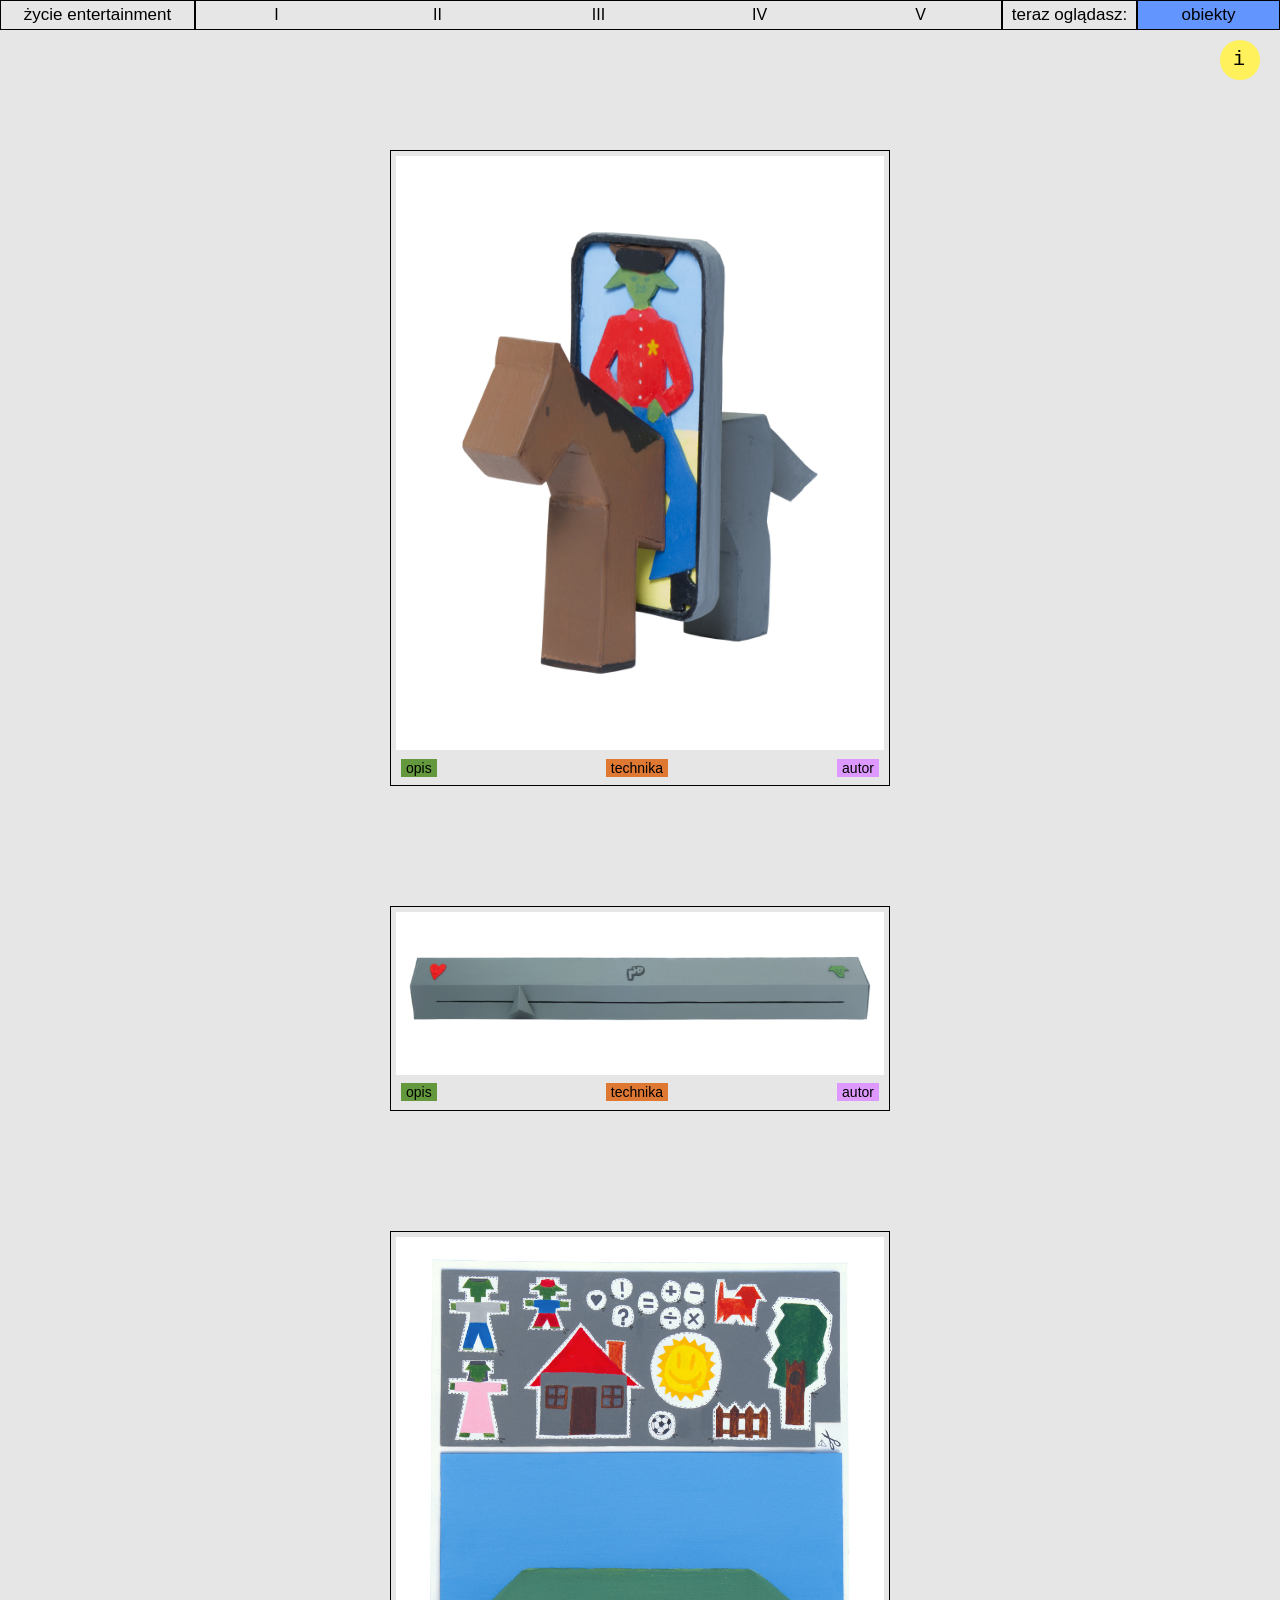
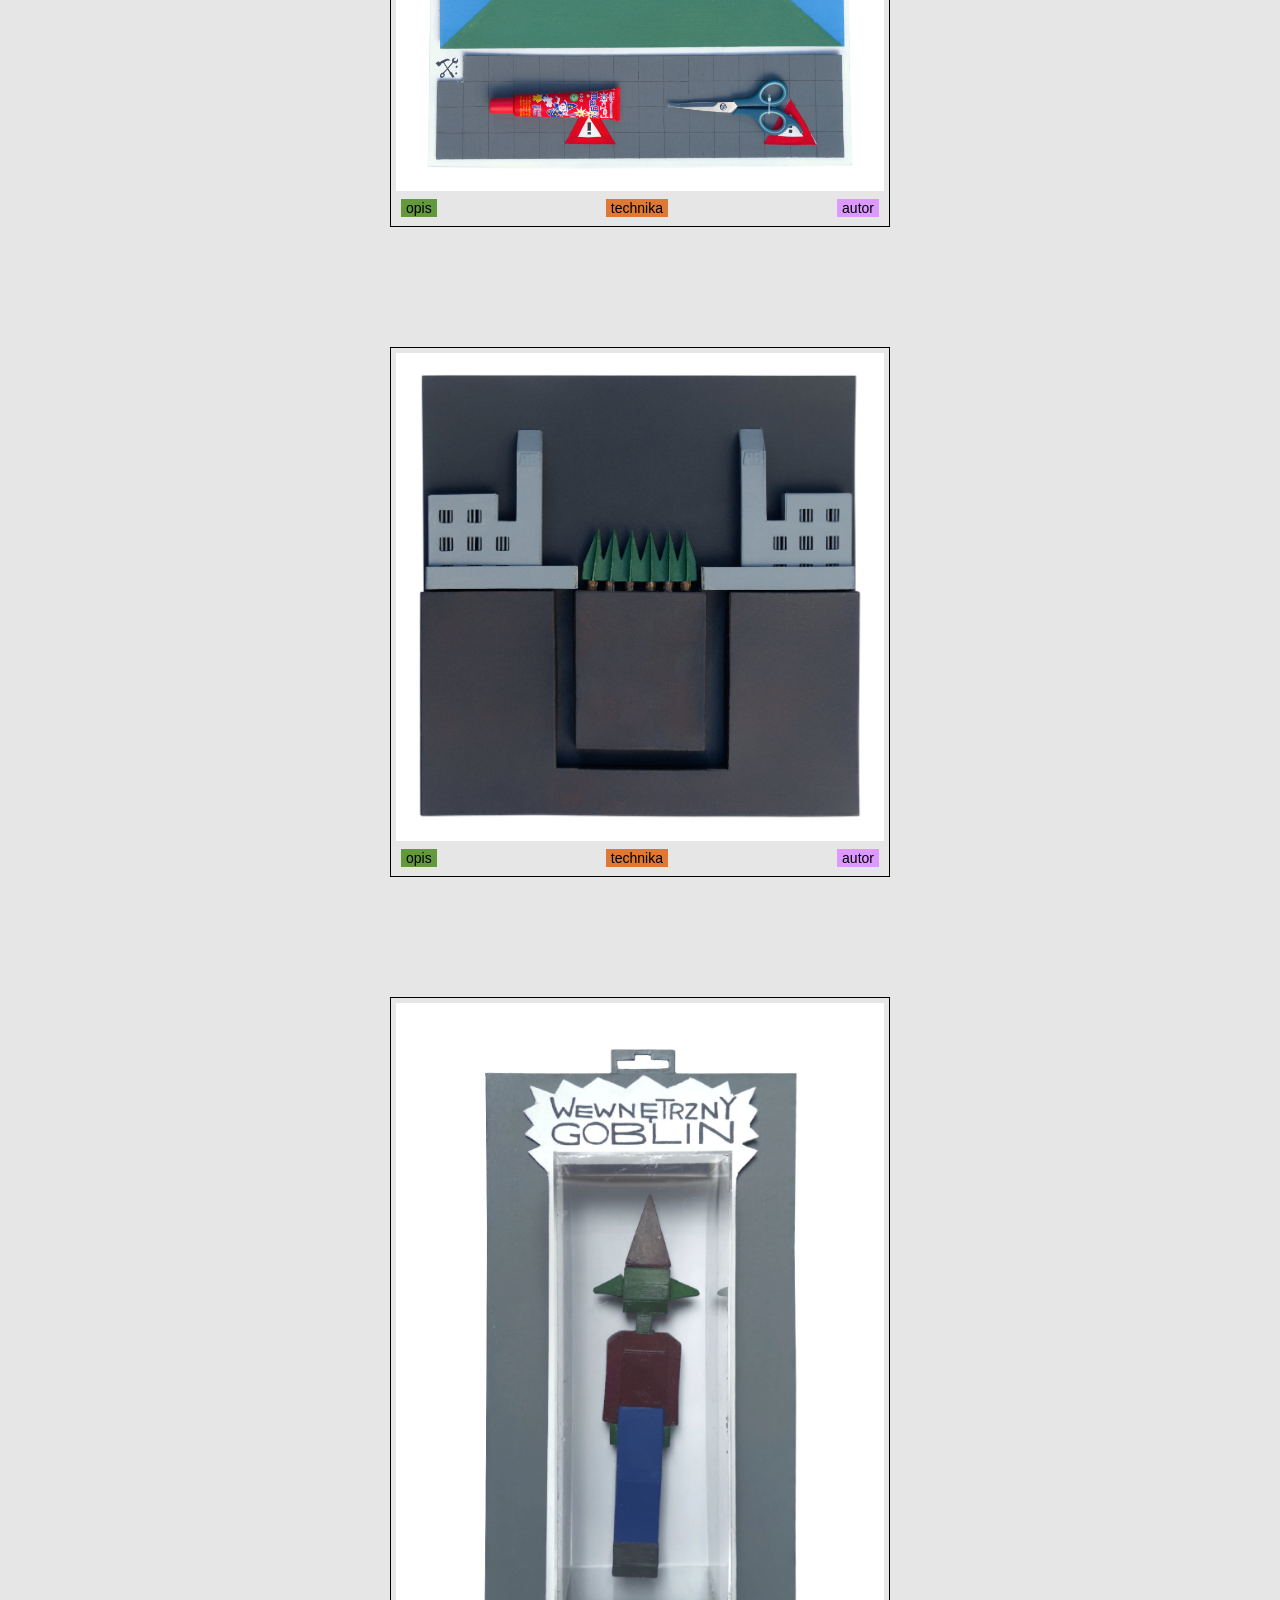
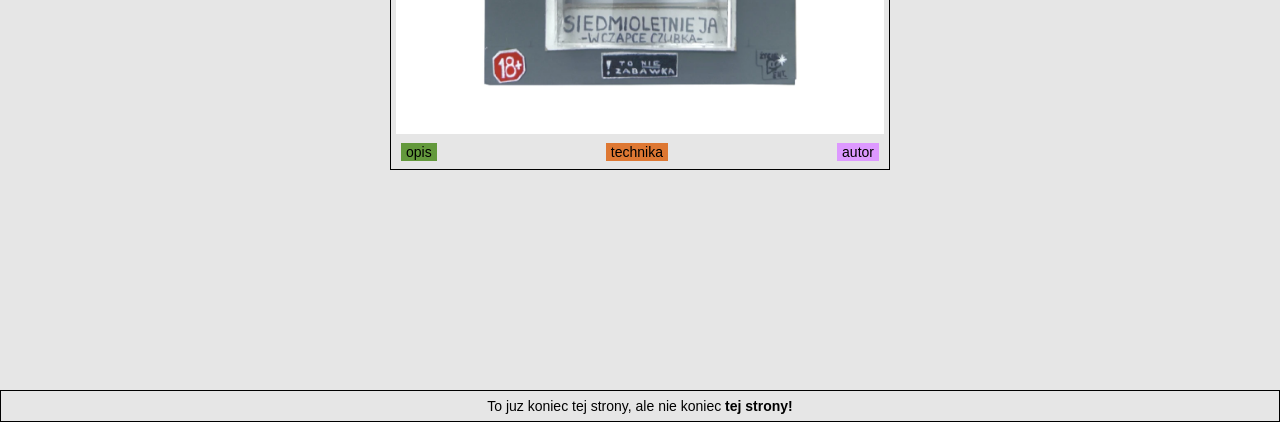
<file: Obiekty.23.html>
<!DOCTYPE html>
<html lang="pl"> 
<head>
    <meta charset="utf-8" />
    <meta name="viewport" content="width=device-width, initial-scale=1.0" />
    <title>&#380ycie entertainment</title>
    <meta name="description" content="zycie entertainment - prace autorstwa Mateusza Biezunskiego" />
    <meta http-equiv="X-UA-Compatible" content="IE=edge,chrome=1" />
    <link rel="stylesheet" href="wizaksus.css" type="text/css"/>
    <link rel="icon" type="image/png" href="Wypelnienie/Grafika/cz_s.png">
</head>

<body>
   <div class="wrapper">
        <div class="menu">
            <div class="logo">
                <a href="index.html">życie entertainment</a>
            </div>
            <div class="nav">
                <ol>
                    <li> <a href="audio.23.html"> I </a> </li> 
                    <li> <a href="wideo.23.html"> II </a> </li> 
                    <li> <a href="grafika.23.html"> III </a> </li> 
                    <li> <a href="Obiekty.23.html"> IV </a> </li> 
                    <li> <a href="o_mnie_i_kontakt.23.html"> V </a> </li> 
                </ol>
            </div>
            <div class="teraz"> teraz oglądasz: </div>
            <div class="nazwa"> obiekty </div>
            <div class="info-container">
                <div class="info-icon">i</div>
                <div class="info-content">
                    <p class="info-title">informacje na temat oznaczeń zawartości menu:</p>
                    <ul class="info-list">
                        <li><span>I.</span><span>audio</span></li>
                        <li><span>II.</span><span>wideo</span></li>
                        <li><span>III.</span><span>grafika</span></li>
                        <li><span>IV.</span><span>obiekty</span></li>
                        <li><span>V.</span><span>o mnie & kontakt</span></li>
                    </ul>
                </div>
            </div>
        </div>
            
        <div class="content">

            <div class="main-content">
                <div class="image-frame">
                    <div class="image-hover-swap">
                        <img src="Wypelnienie/Obiekty/kon przod.webp" class="img-first" alt="zdjęcie podstawowe">
                        <img src="Wypelnienie/Obiekty/kon tyl.webp" class="img-second" alt="zdjęcie po najechaniu">
                    </div>
                    <div class="labels-container">
                        <div class="label-group item-opis">
                            <div class="label-tag">opis</div>
                            <div class="hover-content">
                                <b>Symulator Kowboja 3D</b> (2026) <br>
                                Immersja rozgrywki na najwyższym poziomie. <br>
                                Wersja bez mikropłatności, offline.
                            </div>
                        </div>
                        <div class="label-group item-technika">
                            <div class="label-tag">technika</div>
                            <div class="hover-content">
                                Karton, Papier, Kamień, <br> 
                                Plastelina, Farba Akrylowa, Tusz  <br>
                                16,5 x 20 x 7,5 cm
                            </div>
                        </div>
                        <div class="label-group item-autor">
                            <div class="label-tag">autor</div>
                            <div class="hover-content">Mateusz Bieżuński</div>
                        </div>
                    </div>
                </div>
            </div>

            <div class="main-content">
                <div class="image-frame">
                    <div class="image-hover-swap">
                        <img src="Wypelnienie/Obiekty/skala bok.webp" class="img-first" alt="zdjęcie podstawowe">
                        <img src="Wypelnienie/Obiekty/skala przod.webp" class="img-second" alt="zdjęcie po najechaniu">
                    </div>
                    <div class="labels-container">
                        <div class="label-group item-opis">
                            <div class="label-tag">opis</div>
                            <div class="hover-content">
                                <b>Skala oceniania wg mnie</b> (2026) <br>
                                Wszystko można umieścić gdzieś na skali między Sercem, a Goblinem... <br>
                                Ewentualnie zostaje neutralne pH7, dla niezmindedowanych. <br>
                            </div>
                        </div>
                        <div class="label-group item-technika">
                            <div class="label-tag">technika</div>
                            <div class="hover-content">
                                Karton, Papier, <br>
                                Klej, Farba akrylowa <br>
                                12,5 x 100 x 10 cm
                            </div>
                        </div>
                        <div class="label-group item-autor">
                            <div class="label-tag">autor</div>
                            <div class="hover-content">Mateusz Bieżuński</div>
                        </div>
                    </div>
                </div>
            </div>

            <div class="main-content">
                <div class="image-frame">
                    <div class="image-placeholder">
                        <img src="Wypelnienie/Obiekty/pamiatka z przedszkola.webp" alt="pamiątka z przedszkola">
                    </div>
                    <div class="labels-container">
                        <div class="label-group item-opis">
                            <div class="label-tag">opis</div>
                            <div class="hover-content">
                                <b>Pamiątka z przedszkola w wersji: <br>
                                Zrób to Sam! (ale bez przesady)</b> (2026) <br>
                                Stwórz swoje wspomnienie z dzieciństwa w kilku prostych krokach! <br>
                                Nie musisz nic pamiętać, wszystko za Ciebie przewidzieliśmy. <br>
                                Tylko uważaj, konsekwencje Twoich czynów są nieodwracalne. <br>
                                Miłej zabawy!
                            </div>
                        </div>
                        <div class="label-group item-technika">
                            <div class="label-tag">technika</div>
                            <div class="hover-content">
                                Karton, Farba Akrylowa, Tusz, <br>
                                Klej, Taśma izolacyjna, <br>
                                Nożyczki, Tubka kleju <br> 
                                60 x 50 cm
                            </div>
                        </div>
                        <div class="label-group item-autor">
                            <div class="label-tag">autor</div>
                            <div class="hover-content">Mateusz Bieżuński</div>
                        </div>
                    </div>
                </div>
            </div>

            <div class="main-content">
                <div class="image-frame">
                    <div class="image-placeholder">
                        <img src="Wypelnienie/Obiekty/plan ucieczki.webp" alt="plan ucieczki">
                    </div>
                    <div class="labels-container">
                        <div class="label-group item-opis">
                            <div class="label-tag">opis</div>
                            <div class="hover-content">
                                <b>Plan Ucieczki</b> (2026) <br>
                                Uda nam się uciec, naprawdę. <br>
                                Udało mi się obmyśleć plan, <br>
                                tak to wygląda, zobacz: 
                            </div>
                        </div>
                        <div class="label-group item-technika">
                            <div class="label-tag">technika</div>
                            <div class="hover-content">
                                Karton, Farba akrylowa, <br>
                                Klej, Taśma klejąca <br> 
                                50 x 50 x 3 cm
                            </div>
                        </div>
                        <div class="label-group item-autor">
                            <div class="label-tag">autor</div>
                            <div class="hover-content">Mateusz Bieżuński</div>
                        </div>
                    </div>
                </div>
            </div>

             <div class="main-content">
                <div class="image-frame">
                    <div class="image-hover-swap">
                        <img src="Wypelnienie/Obiekty/2.webp" class="img-first" alt="zdjęcie podstawowe">
                        <img src="Wypelnienie/Obiekty/1.webp" class="img-second" alt="zdjęcie po najechaniu">
                    </div>
                    <div class="labels-container">
                        <div class="label-group item-opis">
                            <div class="label-tag">opis</div>
                            <div class="hover-content">
                                <b>Siedmioletnie Ja w czapce czubka</b> (2026) <br>
                                Autoportret uproduktowiający <br>
                                (figurka kolekcjonerska).
                            </div>
                        </div>
                        <div class="label-group item-technika">
                            <div class="label-tag">technika</div>
                            <div class="hover-content">
                                Karton, Papier, Kamień,  <br> 
                                Klej, Pleksa, Farba akrylowa,  <br>
                                Farba akwarelowa, Tusz <br>
                                40 x 20 x 10 cm
                            </div>
                        </div>
                        <div class="label-group item-autor">
                            <div class="label-tag">autor</div>
                            <div class="hover-content">Mateusz Bieżuński</div>
                        </div>
                    </div>
                </div>
            </div>

            <div class="blob"></div>
        </div>

        <div class="footer"> 
            <div class="navi"> To juz koniec tej strony, ale nie koniec&nbsp;<b> tej strony! </b> </div>
        </div>
    </div>


<script>

  document.querySelectorAll('.label-group').forEach(group => {

    group.addEventListener('click', function(e) {
  
      e.stopPropagation();
      
    
      const isOpen = this.classList.contains('active');
      

      document.querySelectorAll('.label-group').forEach(g => g.classList.remove('active'));
      

      if (!isOpen) {
        this.classList.add('active');
      } else {
        this.classList.remove('active');
      }
    });
  });

  document.addEventListener('click', () => {
    document.querySelectorAll('.label-group').forEach(g => g.classList.remove('active'));
  });
</script>


    
</body>
</html>
</file>
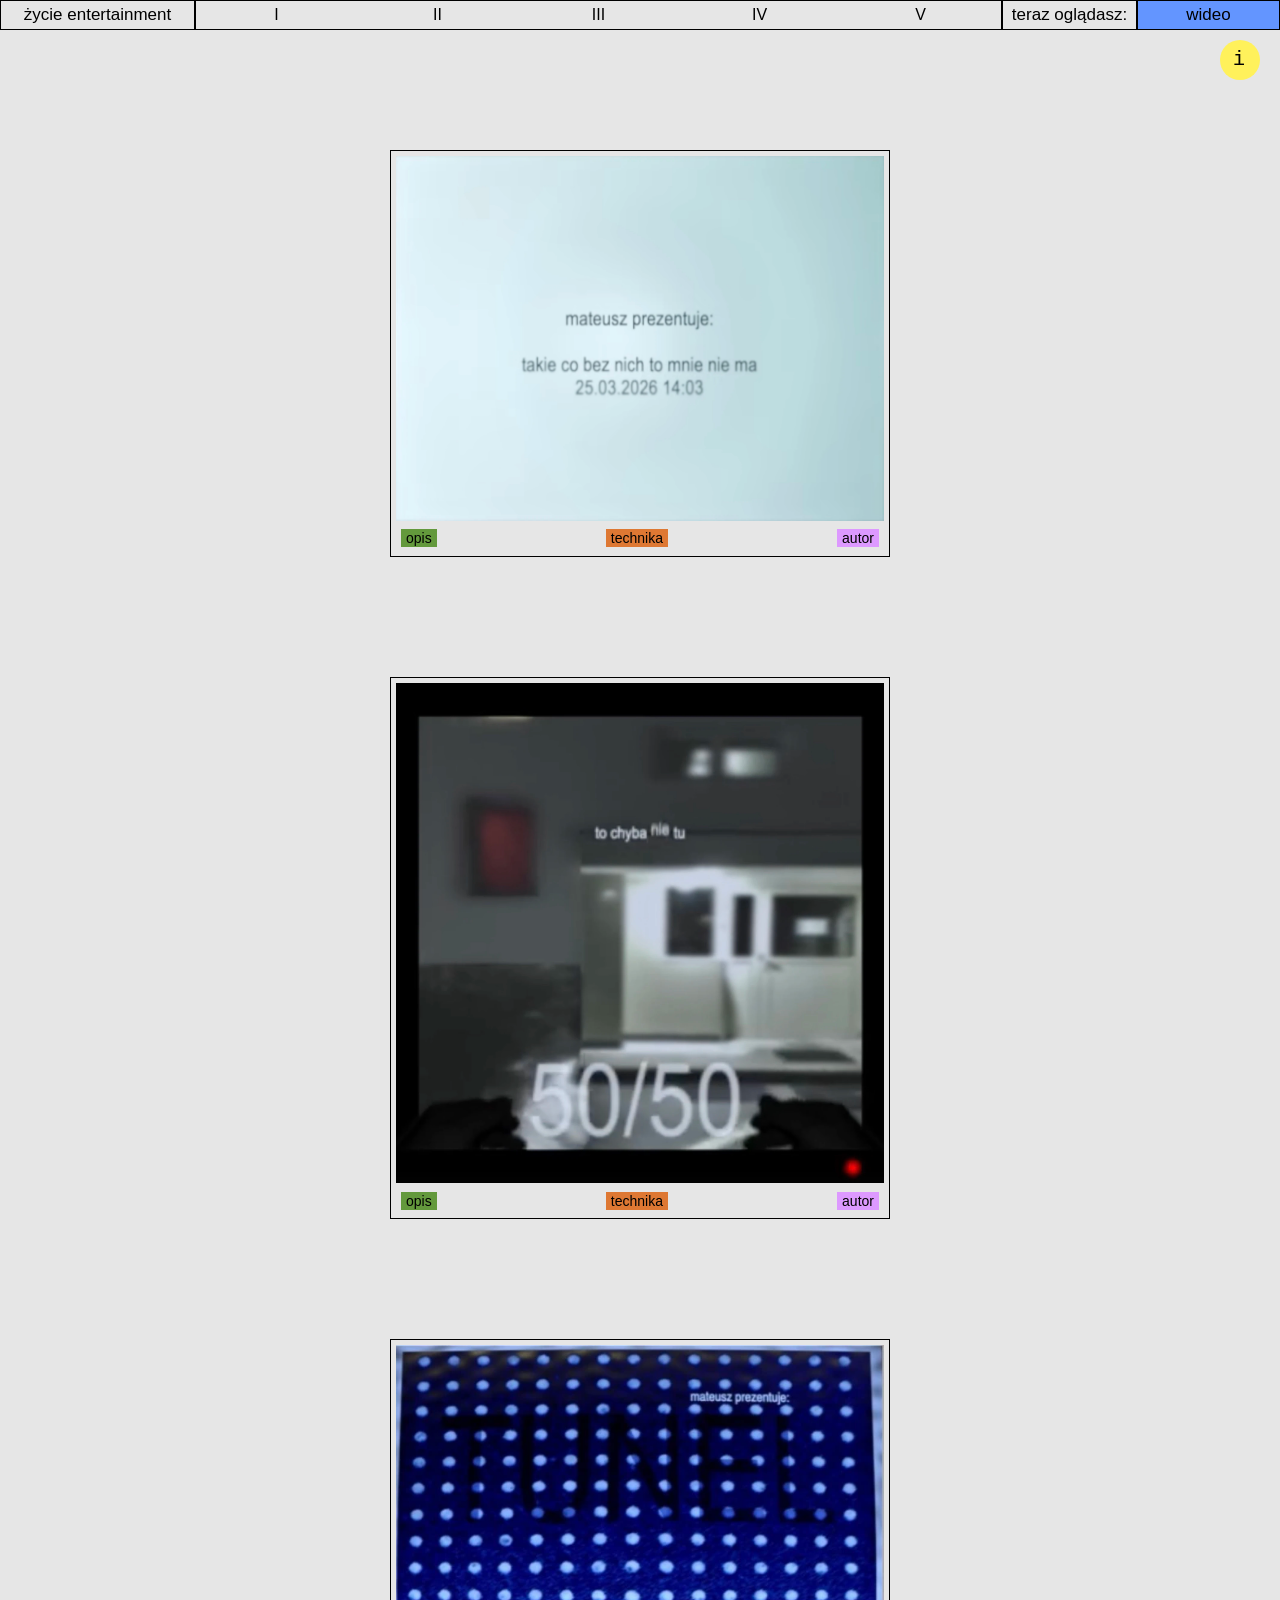
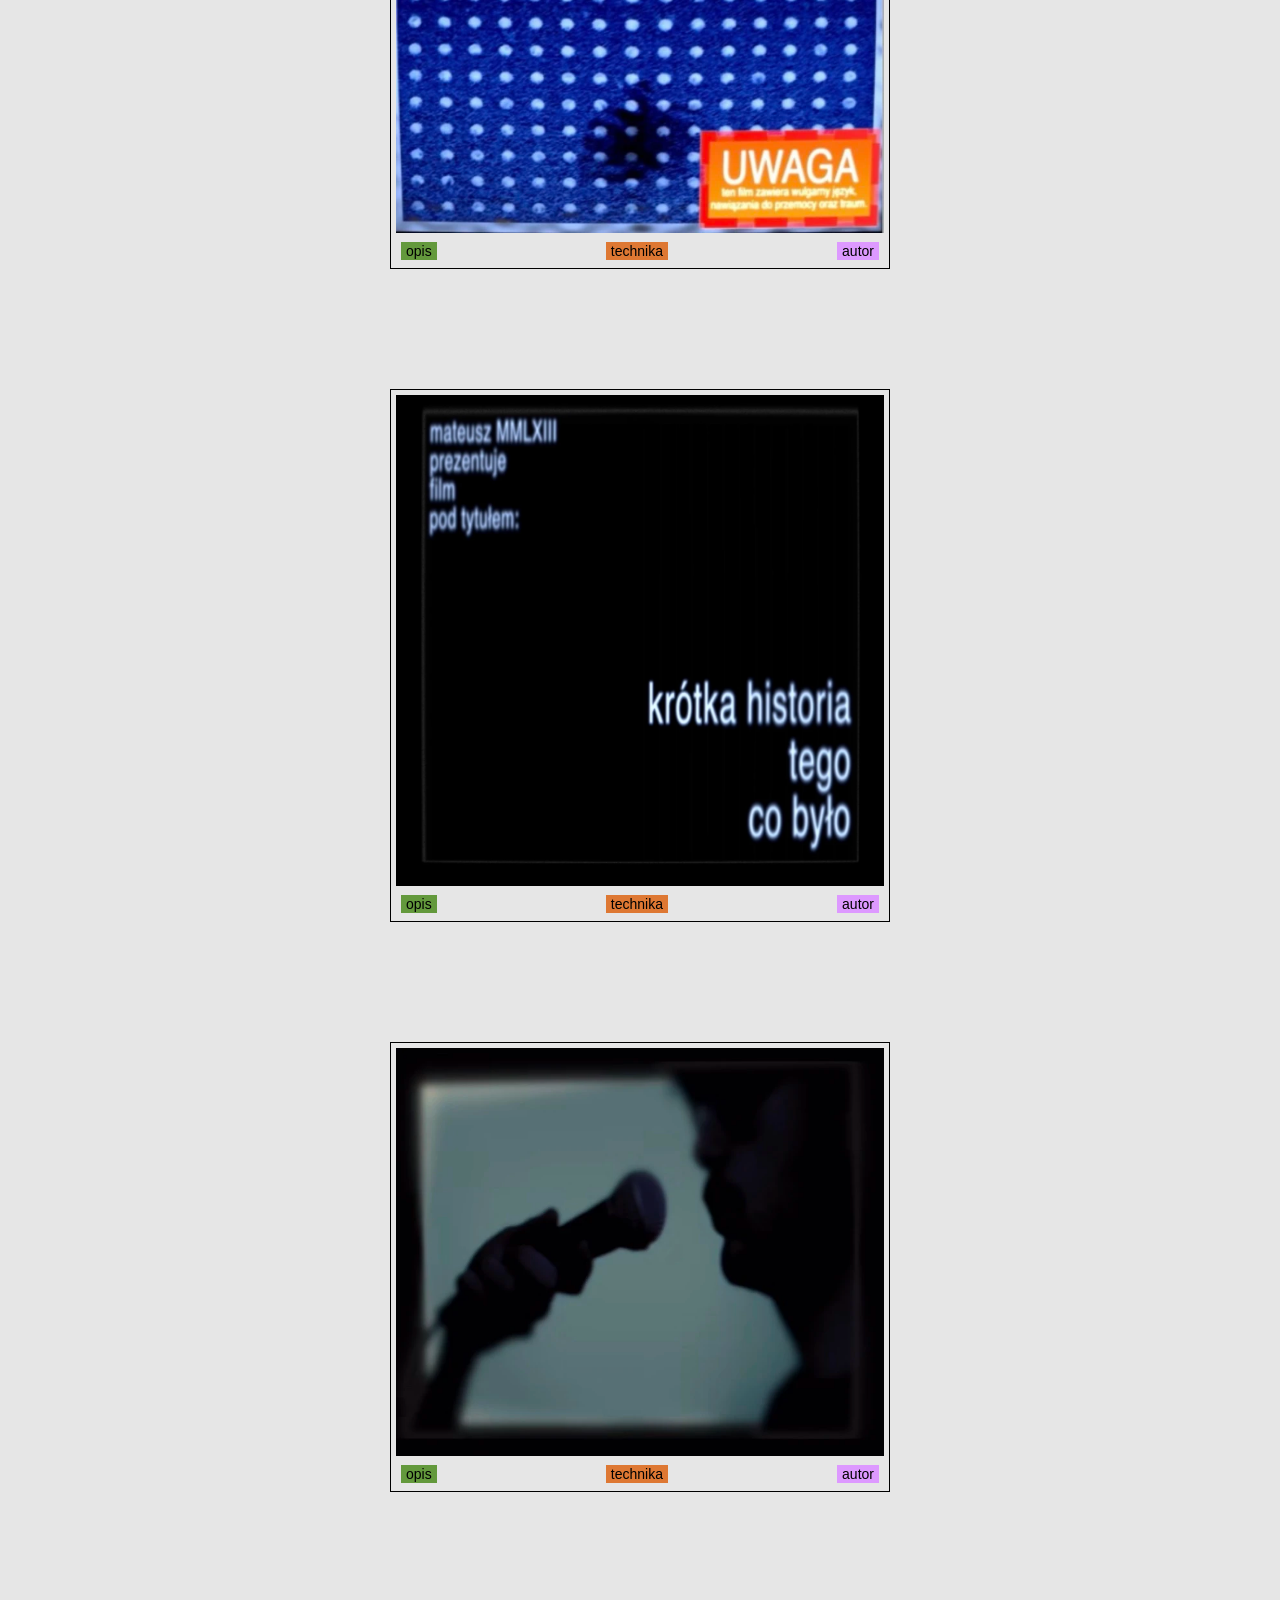
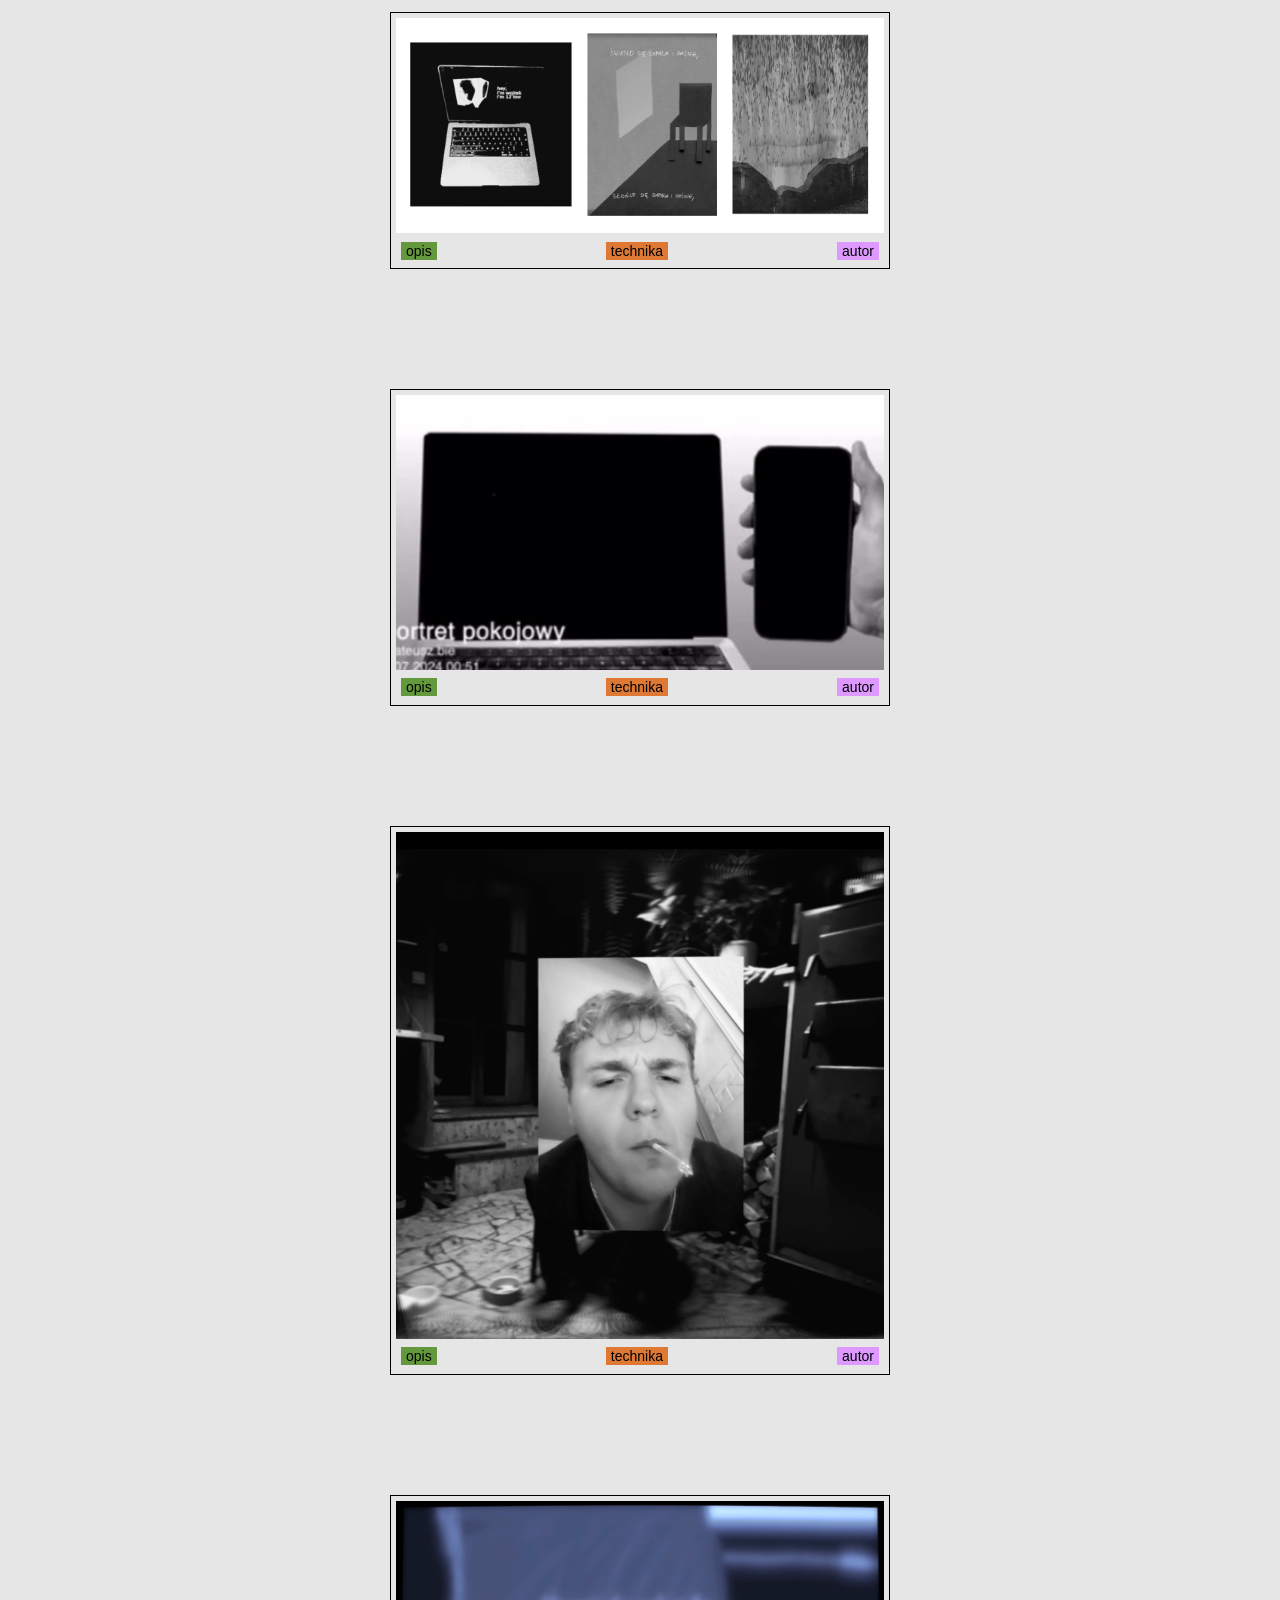
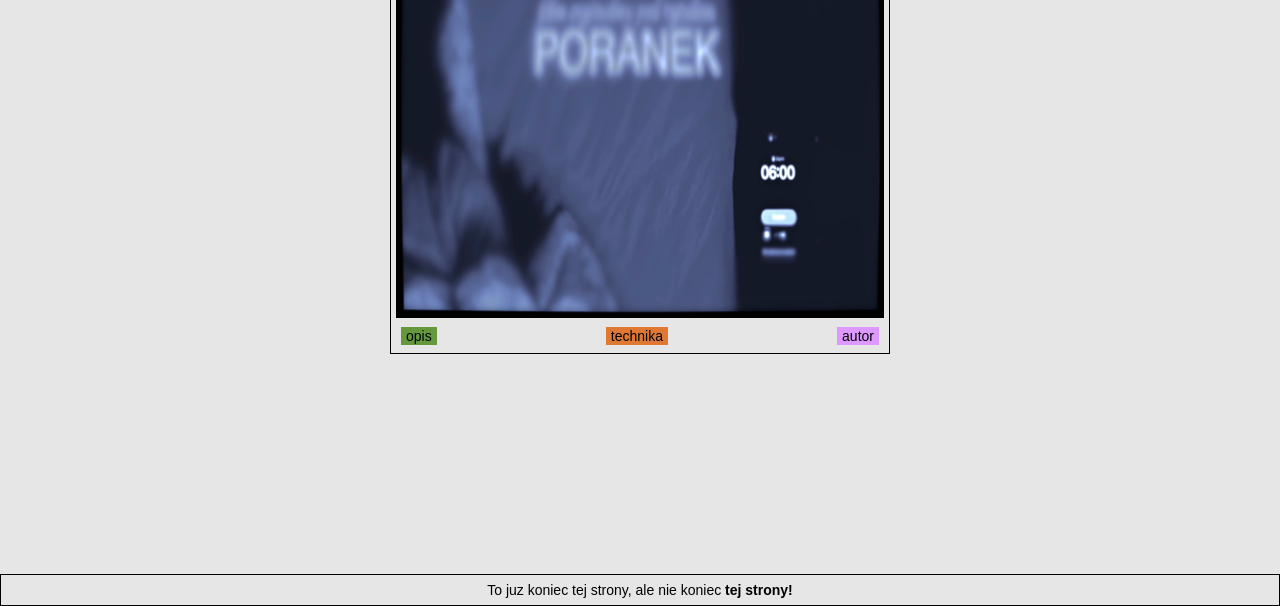
<file: wideo.23.html>
<!DOCTYPE html>
<html lang="pl"> 
<head>
    <meta charset="utf-8" />
    <meta name="viewport" content="width=device-width, initial-scale=1.0" />
    <title>&#380ycie entertainment</title>
    <meta name="description" content="zycie entertainment - prace autorstwa Mateusza Biezunskiego" />
    <meta http-equiv="X-UA-Compatible" content="IE=edge,chrome=1" />
    <link rel="stylesheet" href="wizaksus.css" type="text/css"/>
    <link rel="icon" type="image/png" href="Wypelnienie/Grafika/cz_s.png">
</head>

<body>
   <div class="wrapper">
        <div class="menu">
            <div class="logo">
                <a href="index.html">życie entertainment</a>
            </div>
            <div class="nav">
                <ol>
                    <li> <a href="audio.23.html"> I </a> </li> 
                    <li> <a href="wideo.23.html"> II </a> </li> 
                    <li> <a href="grafika.23.html"> III </a> </li> 
                    <li> <a href="Obiekty.23.html"> IV </a> </li> 
                    <li> <a href="o_mnie_i_kontakt.23.html"> V </a> </li> 
                </ol>
            </div>
            <div class="teraz"> teraz oglądasz: </div>
            <div class="nazwa"> wideo </div>
            <div class="info-container">
                <div class="info-icon">i</div>
                <div class="info-content">
                    <p class="info-title">informacje na temat oznaczeń zawartości menu:</p>
                    <ul class="info-list">
                        <li><span>I.</span><span>audio</span></li>
                        <li><span>II.</span><span>wideo</span></li>
                        <li><span>III.</span><span>grafika</span></li>
                        <li><span>IV.</span><span>obiekty</span></li>
                        <li><span>V.</span><span>o mnie & kontakt</span></li>
                    </ul>
                </div>
            </div>
        </div>
            
        <div class="content">

            <div class="main-content">
                <div class="image-frame">
                    <div class="image-hover-swap">
                        <a href="https://youtu.be/upzVpy69k8M" title="Obejrzyj cały film w serwisie Youtube" target="_blank">
                            <img src="Wypelnienie/Wideo/bez nich.webp" class="img-first" alt="zdjęcie podstawowe">
                            
                        </a>
                    </div>
                    <div class="labels-container">
                        <div class="label-group item-opis">
                            <div class="label-tag">opis</div>
                            <div class="hover-content">
                                <b>Takie co bez nich to mnie nie ma</b> (2026) <br> 
                                Opowiadanie o relacjach z przedmiotami.
                            </div>
                        </div>
                        <div class="label-group item-technika">
                            <div class="label-tag">technika</div>
                            <div class="hover-content">
                                Nagranie wideo, VoiceOver <br> 
                                10 minut 26 sekund, SD
                            </div>
                        </div>
                        <div class="label-group item-autor">
                            <div class="label-tag">autor</div>
                            <div class="hover-content">
                                Nagranie, animacja, montaż i audio: <br> 
                                Mateusz Bieżuński
                            </div>
                        </div>
                    </div>
                </div>
            </div>

            <div class="main-content">
                <div class="image-frame">
                    <div class="image-hover-swap">
                        <a href="https://youtube.com/shorts/bXJdeEE2-4Y" title="Obejrzyj cały film w serwisie Youtube" target="_blank">
                            <img src="Wypelnienie/Wideo/Lampka.webp" class="img-first" alt="zdjęcie podstawowe">
                            
                        </a>
                    </div>
                    <div class="labels-container">
                        <div class="label-group item-opis">
                            <div class="label-tag">opis</div>
                            <div class="hover-content">
                                <b>Czerwona lampka</b> (2026) <br>
                                O nadejściu momentu niepokoju,<br>
                                w złym miejscu i czasie. 
                            </div>
                        </div>
                        <div class="label-group item-technika">
                            <div class="label-tag">technika</div>
                            <div class="hover-content">
                                Animacja 2D<br>
                                32 sekundy, SD
                            </div>
                        </div>
                        <div class="label-group item-autor">
                            <div class="label-tag">autor</div>
                            <div class="hover-content">
                                Zdjęcia, montaż, audio: <br>
                                Mateusz Bieżuński
                            </div>
                        </div>
                    </div>
                </div>
            </div>

            <div class="main-content">
                <div class="image-frame">
                    <div class="image-placeholder">
                        <a href="https://youtu.be/4JzjjpXCys4" title="Obejrzyj cały film w serwisie Youtube" target="_blank">
                            <img src="Wypelnienie/Wideo/Tunel 2.webp" alt="Tunel">
                        </a>
                    </div>
                    <div class="labels-container">
                        <div class="label-group item-opis">
                            <div class="label-tag">opis</div>
                            <div class="hover-content">
                                <b>Tunel</b> (2026) <br> 
                                Odrealniona podróż wgłąb tunelu poznania. 
                            </div>
                        </div>
                        <div class="label-group item-technika">
                            <div class="label-tag">technika</div>
                            <div class="hover-content">
                                Animacja 2D, Animacja 3D, Technika własna<br>
                                3 minuty 20 sekund, SD
                            </div>
                        </div>
                        <div class="label-group item-autor">
                            <div class="label-tag">autor</div>
                            <div class="hover-content">
                                Nagranie, animacja, montaż i audio:<br>
                                Mateusz Bieżuński
                            </div>
                        </div>
                    </div>
                </div>
            </div>

            <div class="main-content">
                <div class="image-frame">
                    <div class="image-placeholder">
                        <a href="404.html" title="Obejrzyj cały film w serwisie Youtube" target="_blank">
                            <img src="Wypelnienie/Wideo/Historia.webp" alt="Krótka historia tego co było">
                        </a>
                    </div>
                    <div class="labels-container">
                        <div class="label-group item-opis">
                            <div class="label-tag">opis</div>
                            <div class="hover-content">
                                <b>Krótka historia tego co było</b> (2026) <br> 
                                Nostalgiczne nagranie z dawnej przyszłości. 
                            </div>
                        </div>
                        <div class="label-group item-technika">
                            <div class="label-tag">technika</div>
                            <div class="hover-content">
                                Nagranie wideo,<br>1 minuta 5 sekund, SD
                            </div>
                        </div>
                        <div class="label-group item-autor">
                            <div class="label-tag">autor</div>
                            <div class="hover-content">
                                Nagranie, animacja, montaż i audio:<br> Mateusz Bieżuński
                            </div>
                        </div>
                    </div>
                </div>
            </div>

            <div class="main-content">
                <div class="image-frame">
                    <div class="image-hover-swap">
                        <a href="https://youtu.be/LwcIcDMUXPk" title="Obejrzyj cały film w serwisie Youtube" target="_blank">
                            <img src="Wypelnienie/Wideo/Pytanie.webp" class="img-first" alt="zdjęcie podstawowe">
                           
                        </a>
                    </div>
                    <div class="labels-container">
                        <div class="label-group item-opis">
                            <div class="label-tag">opis</div>
                            <div class="hover-content">
                                <b>Pytanie</b> (2025) <br> 
                                Parodia sondy ulicznej, w formie anonimowej. 
                            </div>
                        </div>
                        <div class="label-group item-technika">
                            <div class="label-tag">technika</div>
                            <div class="hover-content">
                                Nagranie wideo, Animacja 2D<br>1 minuta 28 sekund, SD
                            </div>
                        </div>
                        <div class="label-group item-autor">
                            <div class="label-tag">autor</div>
                            <div class="hover-content">
                                Nagranie, animacja, montaż i audio:<br> Mateusz Bieżuński
                            </div>
                        </div>
                    </div>
                </div>
            </div>

            <div class="main-content">
                <div class="image-frame">
                    <div class="image-placeholder">
                        <a href="https://youtube.com/shorts/MFJQwhdbVAk" title="Obejrzyj cały film w serwisie Youtube" target="_blank">
                            <img src="Wypelnienie/Wideo/Tryptyk.webp" alt="Tryptyk">
                        </a>
                    </div>
                    <div class="labels-container">
                        <div class="label-group item-opis">
                            <div class="label-tag">opis</div>
                            <div class="hover-content">
                                <b>Podszywacz / Codzienność / <br>
                                Kamil chodzi popłakać w góry</b> (2025) <br>
                                Tryptyk złożony z krótkich animacji 2D.  
                            </div>
                        </div>
                        <div class="label-group item-technika">
                            <div class="label-tag">technika</div>
                            <div class="hover-content">
                                Nagranie wideo, Animacja 2D,<br>
                                Animacja poklatkowa, Technika własna<br>
                                1 minuta 4 sekundy, SD
                            </div>
                        </div>
                        <div class="label-group item-autor">
                            <div class="label-tag">autor</div>
                            <div class="hover-content">
                                1. Animacja, montaż i audio<br>
                                Mateusz Bieżuński<br>
                                2. Nagranie, montaż i audio:<br>
                                Mateusz Bieżuński<br>
                                3. Wystąpił:<br>
                                Kamil Bartosiak;<br>
                                Animacja, montaż i audio:<br>
                                Mateusz Bieżuński
                            </div>
                        </div>
                    </div>
                </div>
            </div>

            <div class="main-content">
                <div class="image-frame">
                    <div class="image-placeholder">
                        <a href="https://youtu.be/peKBAFcsVAE" title="Obejrzyj cały film w serwisie Youtube" target="_blank">
                            <img src="Wypelnienie/Wideo/Portret_p.webp" alt="Portret pokojowy">
                        </a>
                    </div>
                    <div class="labels-container">
                        <div class="label-group item-opis">
                            <div class="label-tag">opis</div>
                            <div class="hover-content">
                                <b>Portret pokojowy</b> (2024) <br>
                                Odzwierciedlenie siebie w<br>
                                dwóch wizjach swojego pokoju. 
                            </div>
                        </div>
                        <div class="label-group item-technika">
                            <div class="label-tag">technika</div>
                            <div class="hover-content">
                                Nagranie wideo, animacja 2D<br>
                                4 minuty 5 sekund, HD
                            </div>
                        </div>
                        <div class="label-group item-autor">
                            <div class="label-tag">autor</div>
                            <div class="hover-content">
                                Nagranie, animacja, montaż i audio:<br>
                                Mateusz Bieżuński
                            </div>
                        </div>
                    </div>
                </div>
            </div>

            <div class="main-content">
                <div class="image-frame">
                    <div class="image-placeholder">
                        <a href="https://youtu.be/rUL5Xi4Xo1Y" title="Obejrzyj cały film w serwisie Youtube" target="_blank">
                            <img src="Wypelnienie/Wideo/Kot.webp" alt="Kot">
                        </a>
                    </div>
                    <div class="labels-container">
                        <div class="label-group item-opis">
                            <div class="label-tag">opis</div>
                            <div class="hover-content">
                                <b>Kot - papierosie, kocham cię i nienawidzę</b> (2023) <br>
                                Klip do piosenki z płyty Ref,<br>
                                o tym jak ciężko wyrwać się z niezdrowej przyjemności. 
                            </div>
                        </div>
                        <div class="label-group item-technika">
                            <div class="label-tag">technika</div>
                            <div class="hover-content">
                                Nagranie wideo, prezentacja multimedialna ze zdjęć <br> 2 minuty 55 sekund, SD
                            </div>
                        </div>
                        <div class="label-group item-autor">
                            <div class="label-tag">autor</div>
                            <div class="hover-content">
                                Wystąpili:<br> 
                                Mateusz Bieżuński <br>
                                Ignac Kolczyński (na zdjęciach)<br>
                                Jakub Czyszewicz (na zdjęciach)<br>
                                Nagranie, montaż i audio<br>
                                Mateusz Bieżuński <br>
                                Zdjęcia: <br>
                                Archiwum prywatne 
                            </div>
                        </div>
                    </div>
                </div>
            </div>

           <div class="main-content">
                <div class="image-frame">
                    <div class="image-placeholder">
                        <a href="404.html" title="Obejrzyj cały film w serwisie Youtube" target="_blank">
                            <img src="Wypelnienie/Wideo/poranek.webp" alt="Poranek">
                        </a>
                    </div>
                    <div class="labels-container">
                        <div class="label-group item-opis">
                            <div class="label-tag">opis</div>
                            <div class="hover-content">
                                <b>Poranek</b> (TBA) <br> Walka z budzikiem, prokrastynacją i <br> odpowiedzialnością za czyny.
                            </div>
                        </div>
                        <div class="label-group item-technika">
                            <div class="label-tag">technika</div>
                            <div class="hover-content">
                                Nagranie wideo, animacja 2D <br> TBA
                            </div>
                        </div>
                        <div class="label-group item-autor">
                            <div class="label-tag">autor</div>
                            <div class="hover-content">
                                Wystąpili: TBA; <br> Nagranie, animacja, montaż i audio:<br> Mateusz Bieżuński
                            </div>
                        </div>
                    </div>
                </div>
            </div>

            <div class="blob"></div>
        </div>

        <div class="footer"> 
            <div class="navi"> To juz koniec tej strony, ale nie koniec&nbsp;<b> tej strony! </b> </div>
        </div>
    </div>

    <script>
  
  document.querySelectorAll('.label-group').forEach(group => {
   
    group.addEventListener('click', function(e) {
     
      e.stopPropagation();
      
      
      const isOpen = this.classList.contains('active');
      
     
      document.querySelectorAll('.label-group').forEach(g => g.classList.remove('active'));
      
      
      if (!isOpen) {
        this.classList.add('active');
      } else {
        this.classList.remove('active');
      }
    });
  });

 
  document.addEventListener('click', () => {
    document.querySelectorAll('.label-group').forEach(g => g.classList.remove('active'));
  });
</script>

    
</body>
</html>
</file>
<file: wizaksus.css>
body {
    background-color: #e6e6e6;
    background-size: 100%;
    color: black;
    font-family: "Arial Narrow", Arial, sans-serif;
    margin: 0 !important;
}


.menu {
    display: flex;
    justify-content: space-between;
    align-items: center;
    position: fixed;
    top: 0;
    width: 100%;
    z-index: 90;
    box-sizing: border-box;
}

.logo {
    flex: 0 0 195px;
    border: 0.01cm solid #000000;
    background-color: #e6e6e6;
    height: 30px;
    justify-content: center;
    align-items: center;
    text-align: center;
    font-size: 17px;
    display: flex;
    box-sizing: border-box;
}

.logo a {
    text-decoration: none;
    color: inherit;
}

.logo:hover {
    background-color: #6395ff;
}


.nav {
    flex: 1;
    border: 0.01cm solid #000000;
    background-color: #e6e6e6;
    height: 30px;
    justify-content: center;
    align-items: center;
    display: flex;
    box-sizing: border-box;
}

.teraz {
    flex: 0 0 135px;
    border: 0.01cm solid #000000;
    background-color: #e6e6e6;
    height: 30px;
    justify-content: center;
    align-items: center;
    font-size: 17px;
    display: flex;
    box-sizing: border-box;
}

.nazwa {
    flex: 0 0 143px;
    border: 0.01cm solid #000000;
    background-color: #6395ff;
    height: 30px;
    justify-content: center;
    align-items: center;
    font-size: 17px;
    display: flex;
    box-sizing: border-box;
}


ol {
    padding: 0;
    margin: 0;
    list-style-type: none;
    display: flex;
    width: 100%;
    justify-content: space-around;
}

ol a {
    color: #000000;
    text-decoration: none;
    display: block;
    text-align: center;
    width: 100%;
}

ol > li {
    flex: 1;
    text-align: center;
}

ol > li:hover {
    font-family: Arial, sans-serif;
}


.content {
    width: 100%;
    max-width: 1000px;
    margin-top: 50px;
    margin-left: auto;
    margin-right: auto;
    padding: 0 15px;
    box-sizing: border-box;
}


img {
    max-width: 100%;
    height: auto !important;
    display: block;
}




.main-content {
    display: flex;
    justify-content: center;
    padding-top: 100px;
    padding-bottom: 20px;
    align-items: center;
    width: 100%;
    box-sizing: border-box;
}


.image-frame {
    background-color: #e6e6e6;
    padding: 5px 5px 35px 5px; 
    border: 0.01cm solid #000000;
    position: relative;
    width: 100%;
    max-width: 500px; 
    box-sizing: border-box;
    display: flex;
    flex-direction: column;
    justify-content: center;
    align-items: center;
    margin: 0 auto;
}




.image-frame-1 {
    background-color: #e6e6e6;
    padding: 5px 5px 35px 5px; 
    border: 0.01cm solid #e6e6e6;
    position: relative;
    width: 100%;
    max-width: 500px; 
    box-sizing: border-box;
    display: flex;
    flex-direction: column;
    justify-content: center;
    align-items: center;
    margin: 0 auto;
}


.image-placeholder,
.image-hover-swap {
    position: relative;
    display: block; 
    width: 100%;
    height: auto;
    overflow: hidden;
}


.image-frame img {
    width: 100%;
    height: auto !important; 
    display: block;
    object-fit: contain; 
}


.image-hover-swap .img-second {
    position: absolute;
    top: 0;
    left: 0;
    width: 100%;
    height: 100%;
    opacity: 0;
    transition: opacity 0.3s ease;
}

.image-hover-swap:hover .img-second {
    opacity: 1 !important;
}


.labels-container {
    position: absolute;
    bottom: 5px; 
    left: 10px;
    right: 10px;
    height: 25px;
    display: flex;
    justify-content: space-between;
    align-items: center;
    z-index: 5;
}

.label-group {
    position: relative;
    display: flex;
    flex-direction: column;
}

.item-technika { align-items: center; }
.item-autor { align-items: flex-end; }
.label-tag { cursor: pointer; font-size: 14px; padding: 1px 5px; }

.item-opis .label-tag { background-color: #63993c; align-self: flex-start;}
.item-technika .label-tag { background-color: #de7833; align-self: center;}
.item-autor .label-tag { background-color: #dd99ff; align-self: flex-end;}


.hover-content {
    display: none;
    position: absolute;
    top: 100%; 
    left: 0;
    width: 250px;
    padding: 15px;
    font-size: 14px;
    z-index: 10;
    margin-top: 0px; 
    text-align: center;
}

.item-opis .hover-content { background-color: #73ac56; border: 4px solid #63993c; }
.item-technika .hover-content { 
    background-color: #f0a147; 
    border: 4px solid #de7833; 
    left: 50%;
    transform: translateX(-50%);
}
.item-autor .hover-content { 
    background-color: #e3caff; 
    border: 4px solid #dd99ff; 
    left: auto;
    right: 0;
}

.label-group:hover .hover-content, 
.label-group.active .hover-content {
    display: block;
}


.info-container {
    position: absolute;
    top: 100%;
    right: 20px;
    width: 40px;
    height: 40px;
    background-color: #fff15b;
    border-radius: 50%;
    overflow: hidden;
    transition: all 0.4s ease-in-out;
    cursor: pointer;
    margin-top: 10px;
}

.info-container:hover {
    width: 280px;
    height: auto;
    border-radius: 0 20px 0 0;
}

.info-icon {
    position: absolute;
    top: 8px;
    right: 15px;
    font-size: 20px;
    font-family: 'Courier New', Courier, monospace;
}

.info-content {
    opacity: 0;
    padding: 40px 15px 15px 15px;
    transition: opacity 0.3s;
    pointer-events: none;
}

.info-container:hover .info-content {
    opacity: 1;
    pointer-events: auto;
}

.info-title {
    background-color: rgba(0,0,0,0.05);
    font-size: 11px;
    padding: 5px;
    margin-bottom: 10px;
    text-align: center;
}

.info-list { list-style: none; padding: 0; margin: 0; }
.info-list li {
    display: flex;
    justify-content: space-between;
    border-bottom: 2px solid black;
    margin-bottom: 5px;
    font-size: 16px;
}


.footer {
    padding-top: 50px;
    width: 100%;
    display: flex;
    box-sizing: border-box;
}

.navi {
    width: 100%;
    border: 0.01cm solid #000000;
    background-color: #e6e6e6;
    height: 30px;
    font-size: 14px;
    justify-content: center;
    align-items: center;
    display: flex;
}

.blob { height: 150px; }


@media (max-width: 768px) {
    .menu {
        
        position: fixed; 
        top: 0;
        left: 0;
        flex-direction: column;
        width: 100%;
    }

    .logo, .teraz, .nazwa {
        flex: none;
        width: 100% !important;
        height: auto;
        padding: 8px 0;
    }

    
    .nav {
        flex: none;
        width: 100% !important;
        height: auto;
        padding: 8px 0;
    }

    ol {
        flex-direction: row; 
        justify-content: space-around;
        gap: 0;
    }

    ol > li {
        width: auto;
        flex: 1;
    }

    ol a {
        font-size: 14px; 
        padding: 5px 0;
    }

    .content {
        margin-top: 160px; 
    }

    .main-content {
        padding-top: 20px;
    }

    .hover-content {
        width: 200px;
        font-size: 12px;
    }
    
    .info-container:hover {
        width: 250px;
    }
}



.image-frame-clean {
    background-color: transparent; 
    padding: 0; 
    border: none !important; 
    position: relative;
    width: 100%;
    max-width: 500px; 
    box-sizing: border-box;
    display: flex;
    flex-direction: column;
    justify-content: center;
    align-items: center;
    margin: 0 auto;
}


.image-frame-clean .image-hover-swap {
    position: relative;
    display: block; 
    width: 100%;
    height: auto;
    overflow: hidden;
}

.image-frame-clean img {
    width: 100%;
    height: auto !important;
    display: block;
    object-fit: contain;
}


.button {

background-color: rgb(255, 118, 118);
color: rgb(162, 0, 0);
padding: 1%;
border: 10px;
border-color: rgb(162, 0, 0);
text-align: center;
width: 100px;
}

.button a {

text-decoration :none;
color: #e6e6e6;
}

.button:hover {

background-color: rgb(162, 0, 0);


}
</file>
